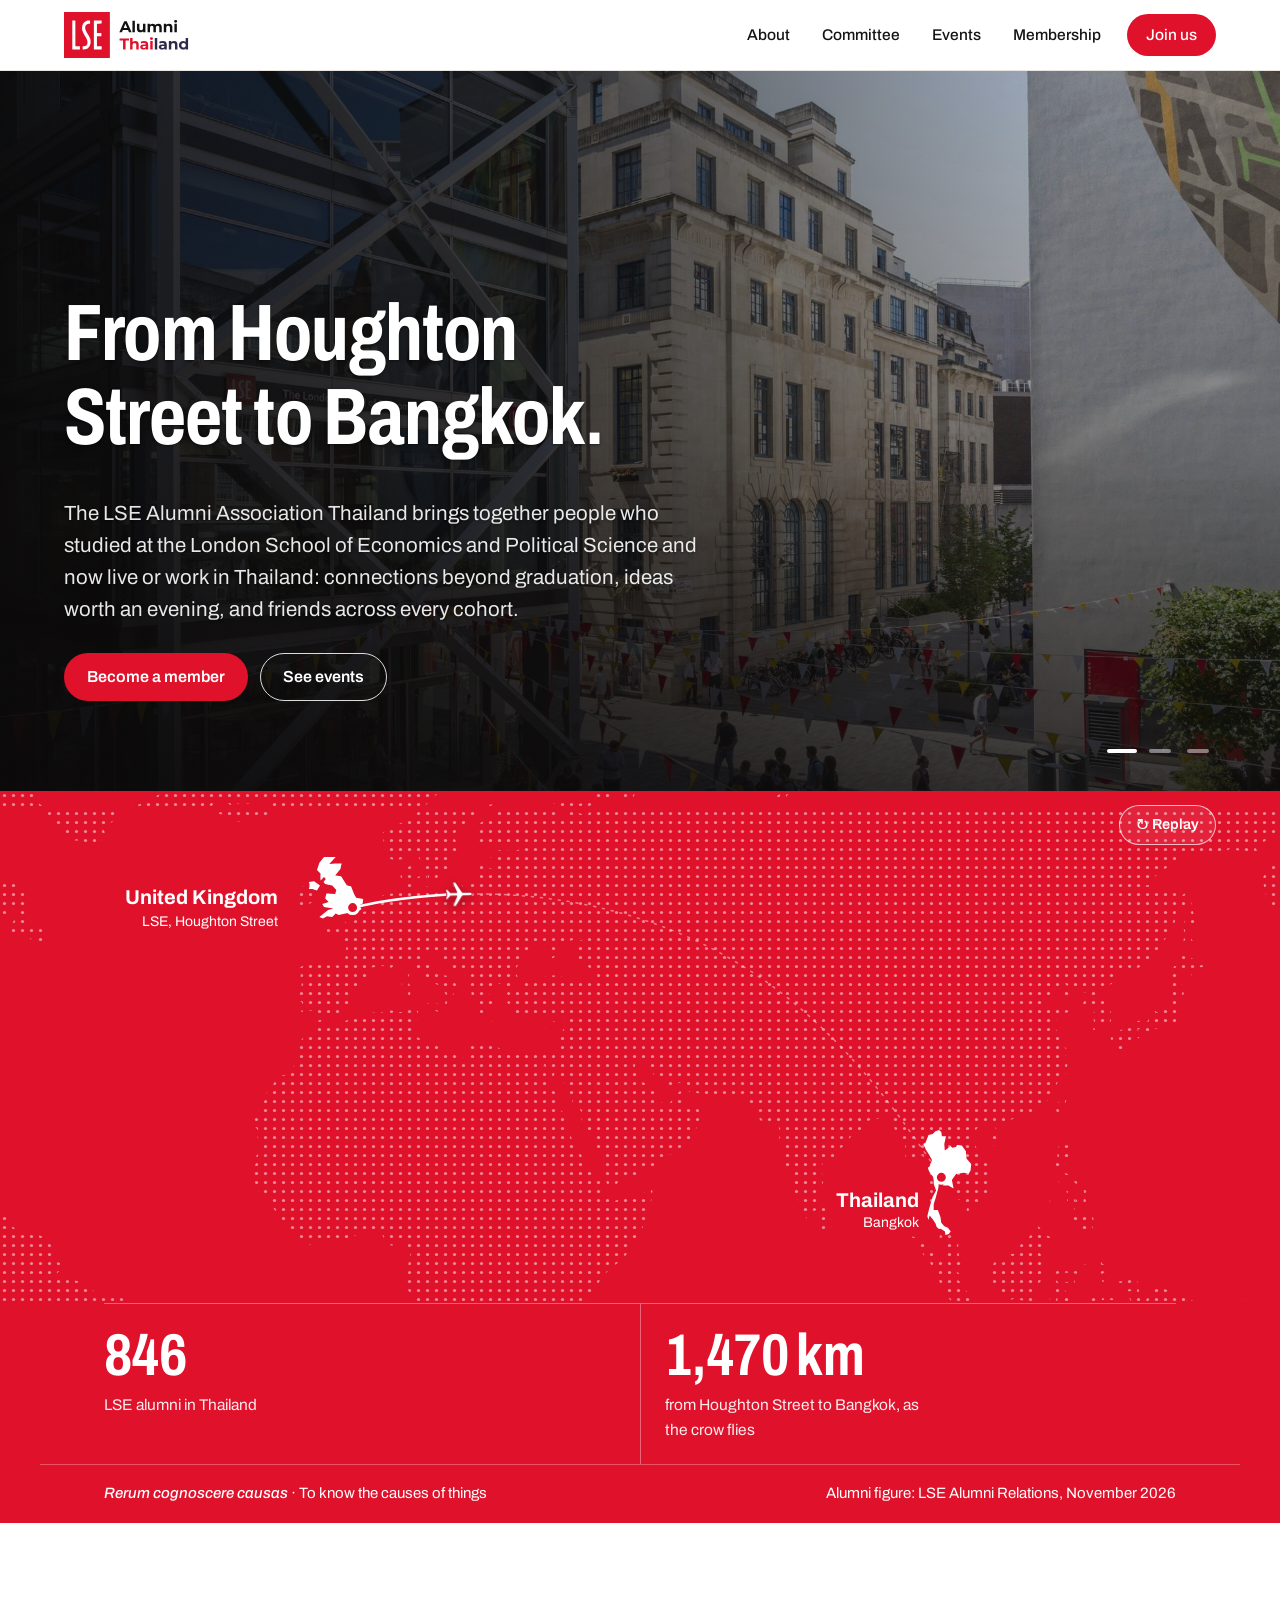
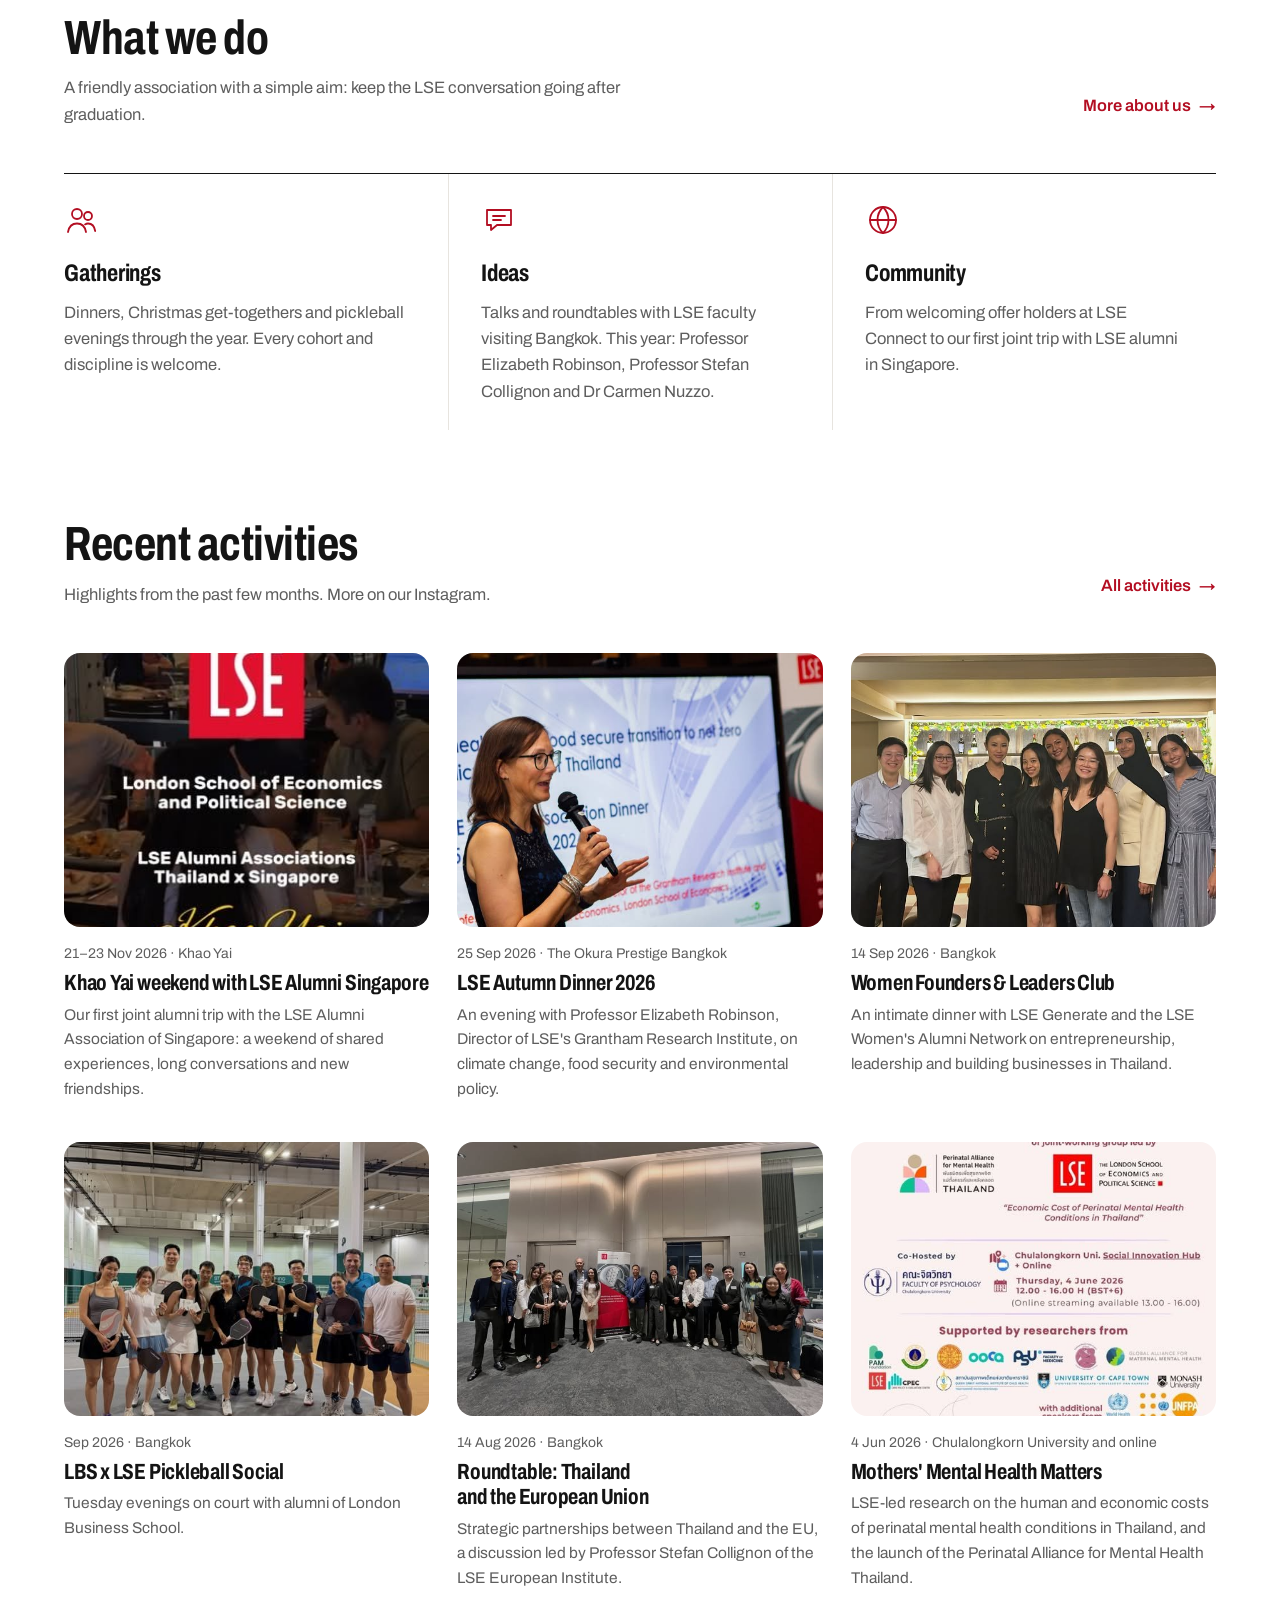
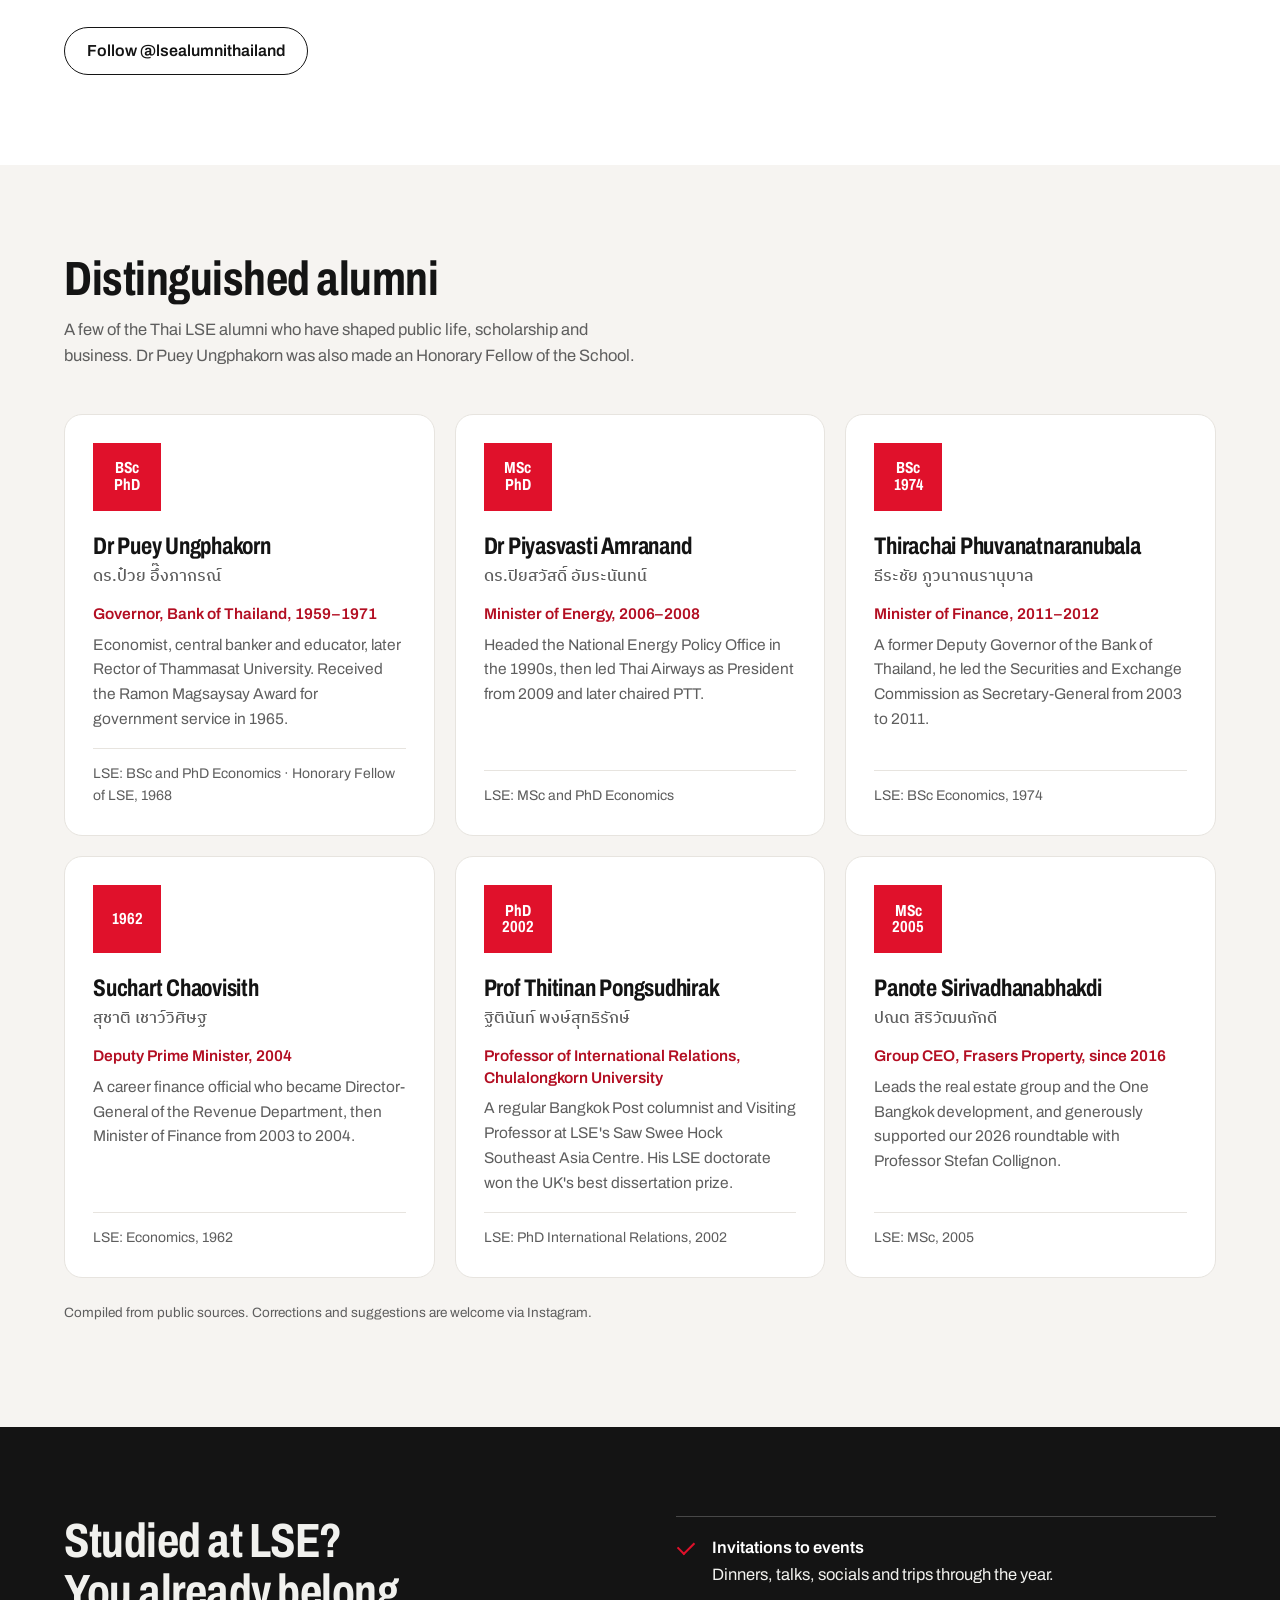
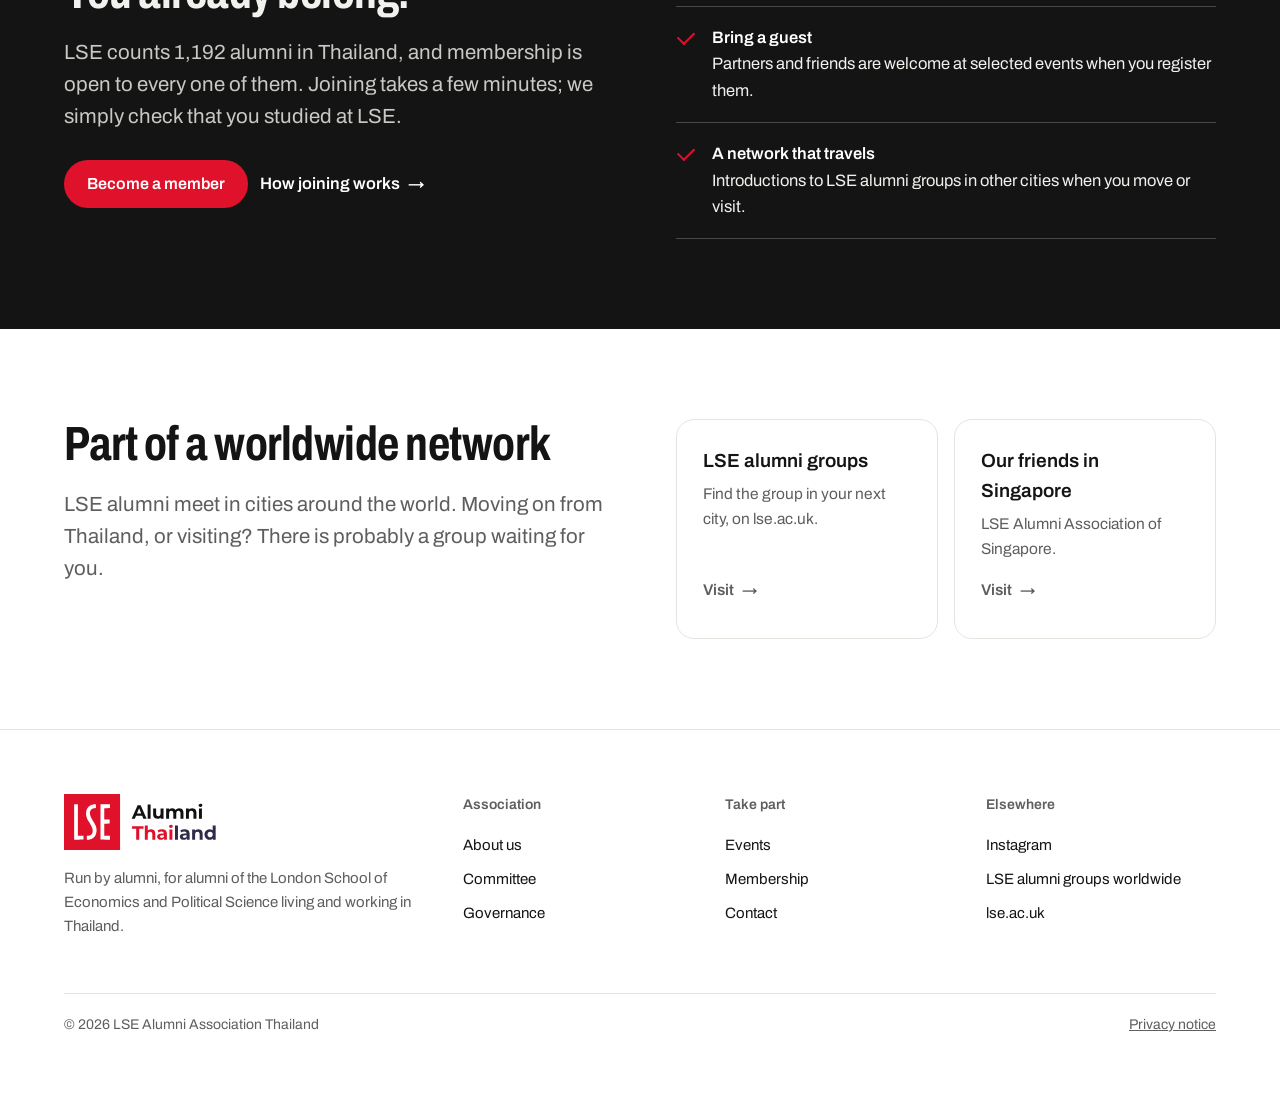
<file: index.html>
<!DOCTYPE html>
<html lang="en">
<head>
<meta charset="UTF-8">
<meta name="viewport" content="width=device-width, initial-scale=1">
<title>LSE Alumni Association Thailand</title>
<meta name="description" content="The home in Thailand for alumni of the London School of Economics and Political Science: gatherings, talks and a network that travels.">
<link rel="canonical" href="https://lsealumnithailand.org/">
<meta property="og:title" content="LSE Alumni Association Thailand">
<meta property="og:description" content="The home in Thailand for alumni of the London School of Economics and Political Science: gatherings, talks and a network that travels.">
<meta property="og:type" content="website">
<meta property="og:url" content="https://lsealumnithailand.org/">
<meta property="og:image" content="https://lsealumnithailand.org/assets/img/apple-touch-icon.png">
<meta name="theme-color" content="#E0112B">
<link rel="icon" type="image/png" href="assets/img/favicon.png">
<link rel="apple-touch-icon" href="assets/img/apple-touch-icon.png">
<link rel="preconnect" href="https://fonts.googleapis.com">
<link rel="preconnect" href="https://fonts.gstatic.com" crossorigin>
<link href="https://fonts.googleapis.com/css2?family=Archivo:ital,wdth,wght@0,75..100,400..800;1,75..100,500..700&family=IBM+Plex+Sans+Thai:wght@500;600&display=swap" rel="stylesheet">
<link rel="stylesheet" href="assets/css/site.css">
</head>
<body>
<a class="skip" href="#main">Skip to content</a>
<header class="top">
  <div class="wrap">
    <a class="brand" href="index.html" aria-label="LSE Alumni Association Thailand, home">
      <picture><source srcset="assets/img/logo-lse-alumni-thailand-dark.svg" media="(prefers-color-scheme: dark)"><img class="logo" src="assets/img/logo-lse-alumni-thailand.svg" alt="LSE Alumni Thailand" width="132" height="48"></picture>
    </a>
    <button class="menu" aria-expanded="false" aria-controls="nav" aria-label="Menu">
      <svg width="20" height="20" viewBox="0 0 20 20" fill="none" stroke="currentColor" stroke-width="1.8" stroke-linecap="round"><path d="M3 6h14M3 14h14"/></svg>
    </button>
    <nav class="nav" id="nav" aria-label="Main">
      <a href="about.html">About</a>
      <a href="committee.html">Committee</a>
      <a href="events.html">Events</a>
      <a href="membership.html">Membership</a>
      <a class="btn red" href="membership.html#apply">Join us</a>
    </nav>
  </div>
</header>
<main id="main">
<section class="cover">
  <!-- COVER PHOTOS: to change one, upload a new landscape photo (about 1920 px wide) to assets/img/ with the same file name. To add one, copy an <img> line below and change both file names. -->
  <div class="slides">
    <img class="on" src="assets/img/cover-centre-building-1200.jpg" srcset="assets/img/cover-centre-building-1200.jpg 1200w, assets/img/cover-centre-building.jpg 1920w" sizes="100vw" alt="The LSE Centre Building and Houghton Street in summer" fetchpriority="high">
    <img src="assets/img/cover-old-building-1200.jpg" srcset="assets/img/cover-old-building-1200.jpg 1200w, assets/img/cover-old-building.jpg 1920w" sizes="100vw" alt="The entrance to the LSE Old Building on Houghton Street" loading="lazy">
    <img class="globe" src="assets/img/cover-globe-1200.jpg" srcset="assets/img/cover-globe-1200.jpg 1200w, assets/img/cover-globe.jpg 1920w" sizes="100vw" alt="The World Turned Upside Down globe sculpture on the LSE campus" loading="lazy" data-credit="Photo: No Swan So Fine, CC BY-SA 4.0" data-credit-url="https://commons.wikimedia.org/wiki/File:The_World_Turned_Upside_Down,_LSE,_August_2023_01.jpg">
  </div>
  <div class="dots" aria-label="Cover photos"></div>
  <a class="credit" href="#" rel="noopener" hidden></a>
  <div class="band">
    <div class="wrap">
      <h1>From Houghton Street to Bangkok.</h1>
      <div class="hero-row">
        <p class="lead">The LSE Alumni Association Thailand brings together people who studied at the London School of Economics and Political Science and now live or work in Thailand: connections beyond graduation, ideas worth an evening, and friends across every cohort.</p>
        <div class="actions">
          <a class="btn red" href="membership.html#apply">Become a member</a>
          <a class="btn line" href="events.html">See events</a>
        </div>
      </div>
    </div>
  </div>
</section>

<section class="route" aria-label="LSE alumni in Thailand, in numbers">
  <div style="position:relative">
    <div class="fig" data-map="assets/data/map.json" title="Click to replay the journey"><svg role="img" aria-label="Map highlighting the United Kingdom and Thailand, with the route from LSE in London to Bangkok"></svg></div>
    <button class="replay" type="button" aria-label="Replay the journey from London to Bangkok">↻ Replay</button>
  </div>
  <div class="stats">
    <div><b data-count="1192">1,192</b><span>LSE alumni in Thailand</span></div>
    <div><b><span data-count="9531" data-follow="1">9,531</span> km</b><span>from Houghton Street to Bangkok, as the crow flies</span></div>
  </div>
  <div class="motto"><span><i>Rerum cognoscere causas</i> · To know the causes of things</span><span>Alumni figure: LSE Alumni Relations, November 2026</span></div>
</section>

<section class="band">
  <div class="wrap">
    <div class="sec-head"><div><h2>What we do</h2><p>A friendly association with a simple aim: keep the LSE conversation going after graduation.</p></div><a class="arrow" href="about.html">More about us</a></div>
    <div class="cols">
      <div class="rv"><svg class="icon" viewBox="0 0 36 36" fill="none" stroke="currentColor" stroke-width="1.8" stroke-linecap="round" stroke-linejoin="round"><circle cx="13" cy="12" r="5"/><circle cx="24" cy="14" r="4"/><path d="M4 30c1-5.5 4.6-8.5 9-8.5s8 3 9 8.5M21 22.4c1-.6 2-.9 3-.9 3.6 0 6.4 2.6 7.2 7.5"/></svg><h3>Gatherings</h3><p>Dinners, Christmas get-togethers and pickleball evenings through the year. Every cohort and discipline is welcome.</p></div>
      <div class="rv"><svg class="icon" viewBox="0 0 36 36" fill="none" stroke="currentColor" stroke-width="1.8" stroke-linecap="round" stroke-linejoin="round"><path d="M6 8h24v15H16l-6 5v-5H6z"/><path d="M12 14h12M12 18h8"/></svg><h3>Ideas</h3><p>Talks and roundtables with LSE faculty visiting Bangkok. This year: Professor Elizabeth Robinson, Professor Stefan Collignon and Dr Carmen Nuzzo.</p></div>
      <div class="rv"><svg class="icon" viewBox="0 0 36 36" fill="none" stroke="currentColor" stroke-width="1.8" stroke-linecap="round" stroke-linejoin="round"><circle cx="18" cy="18" r="13"/><path d="M5 18h26M18 5c4 4 5.5 8.5 5.5 13S22 27 18 31c-4-4-5.5-8.5-5.5-13S14 9 18 5z"/></svg><h3>Community</h3><p>From welcoming offer holders at LSE Connect to our first joint trip with LSE alumni in Singapore.</p></div>
    </div>
  </div>
</section>

<section class="band" style="padding-top:0">
  <div class="wrap">
    <div class="sec-head"><div><h2>Recent activities</h2><p>Highlights from the past few months. More on our Instagram.</p></div><a class="arrow" href="events.html#past">All activities</a></div>
    <div class="acts">
      <a class="act rv" href="https://www.instagram.com/reel/DgHXorrRaxv/" rel="noopener">
        <div class="ph"><img src="assets/img/activities/2026-11-khao-yai-trip.jpg" alt="Khao Yai weekend with LSE Alumni Singapore" loading="lazy"></div>
        <small>21–23 Nov 2026 · Khao Yai</small>
        <h3>Khao Yai weekend with LSE Alumni Singapore</h3>
        <p>Our first joint alumni trip with the LSE Alumni Association of Singapore: a weekend of shared experiences, long conversations and new friendships.</p>
      </a>
      <a class="act rv" href="https://www.instagram.com/p/DdwKowhkulu/" rel="noopener">
        <div class="ph"><img src="assets/img/activities/2026-09-autumn-dinner.jpg" alt="LSE Autumn Dinner 2026" loading="lazy"></div>
        <small>25 Sep 2026 · The Okura Prestige Bangkok</small>
        <h3>LSE Autumn Dinner 2026</h3>
        <p>An evening with Professor Elizabeth Robinson, Director of LSE's Grantham Research Institute, on climate change, food security and environmental policy.</p>
      </a>
      <a class="act rv" href="https://www.instagram.com/p/Ddd-tg5EkdB/" rel="noopener">
        <div class="ph"><img src="assets/img/activities/2026-09-women-founders.jpg" alt="Women Founders & Leaders Club" loading="lazy"></div>
        <small>14 Sep 2026 · Bangkok</small>
        <h3>Women Founders & Leaders Club</h3>
        <p>An intimate dinner with LSE Generate and the LSE Women's Alumni Network on entrepreneurship, leadership and building businesses in Thailand.</p>
      </a>
      <a class="act rv" href="https://www.instagram.com/p/DdQlNzykduj/" rel="noopener">
        <div class="ph"><img src="assets/img/activities/2026-09-pickleball.jpg" alt="LBS x LSE Pickleball Social" loading="lazy"></div>
        <small>Sep 2026 · Bangkok</small>
        <h3>LBS x LSE Pickleball Social</h3>
        <p>Tuesday evenings on court with alumni of London Business School.</p>
      </a>
      <a class="act rv" href="https://www.instagram.com/p/DcQeUc3Ef5x/" rel="noopener">
        <div class="ph"><img src="assets/img/activities/2026-08-eu-roundtable.jpg" alt="Roundtable: Thailand and the European Union" loading="lazy"></div>
        <small>14 Aug 2026 · Bangkok</small>
        <h3>Roundtable: Thailand and the European Union</h3>
        <p>Strategic partnerships between Thailand and the EU, a discussion led by Professor Stefan Collignon of the LSE European Institute.</p>
      </a>
      <a class="act rv" href="https://www.instagram.com/p/DYmzFqski3D/" rel="noopener">
        <div class="ph"><img src="assets/img/activities/2026-06-mothers-mental-health.jpg" alt="Mothers' Mental Health Matters" loading="lazy"></div>
        <small>4 Jun 2026 · Chulalongkorn University and online</small>
        <h3>Mothers' Mental Health Matters</h3>
        <p>LSE-led research on the human and economic costs of perinatal mental health conditions in Thailand, and the launch of the Perinatal Alliance for Mental Health Thailand.</p>
      </a>
    </div>
    <div class="actions" style="margin-top:36px"><a class="btn line" href="https://www.instagram.com/lsealumnithailand" rel="noopener">Follow @lsealumnithailand</a></div>
  </div>
</section>

<section class="band" style="background:var(--soft)" id="alumni">
  <div class="wrap">
    <div class="sec-head"><div><h2>Distinguished alumni</h2><p>A few of the Thai LSE alumni who have shaped public life, scholarship and business. Dr Puey Ungphakorn was also made an Honorary Fellow of the School.</p></div></div>
    <div class="alums">
      <article class="alum rv">
        <div class="badge" aria-hidden="true">BSc<br>PhD</div>
        <h3>Dr Puey Ungphakorn</h3>
        <div class="th" lang="th">ดร.ป๋วย อึ๊งภากรณ์</div>
        <div class="role">Governor, Bank of Thailand, 1959–1971</div>
        <p>Economist, central banker and educator, later Rector of Thammasat University. Received the Ramon Magsaysay Award for government service in 1965.</p>
        <small>LSE: BSc and PhD Economics · Honorary Fellow of LSE, 1968</small>
      </article>
      <article class="alum rv">
        <div class="badge" aria-hidden="true">MSc<br>PhD</div>
        <h3>Dr Piyasvasti Amranand</h3>
        <div class="th" lang="th">ดร.ปิยสวัสดิ์ อัมระนันทน์</div>
        <div class="role">Minister of Energy, 2006–2008</div>
        <p>Headed the National Energy Policy Office in the 1990s, then led Thai Airways as President from 2009 and later chaired PTT.</p>
        <small>LSE: MSc and PhD Economics</small>
      </article>
      <article class="alum rv">
        <div class="badge" aria-hidden="true">BSc<br>1974</div>
        <h3>Thirachai Phuvanatnaranubala</h3>
        <div class="th" lang="th">ธีระชัย ภูวนาถนรานุบาล</div>
        <div class="role">Minister of Finance, 2011–2012</div>
        <p>A former Deputy Governor of the Bank of Thailand, he led the Securities and Exchange Commission as Secretary-General from 2003 to 2011.</p>
        <small>LSE: BSc Economics, 1974</small>
      </article>
      <article class="alum rv">
        <div class="badge" aria-hidden="true">1962</div>
        <h3>Suchart Chaovisith</h3>
        <div class="th" lang="th">สุชาติ เชาว์วิศิษฐ</div>
        <div class="role">Deputy Prime Minister, 2004</div>
        <p>A career finance official who became Director-General of the Revenue Department, then Minister of Finance from 2003 to 2004.</p>
        <small>LSE: Economics, 1962</small>
      </article>
      <article class="alum rv">
        <div class="badge" aria-hidden="true">PhD<br>2002</div>
        <h3>Prof Thitinan Pongsudhirak</h3>
        <div class="th" lang="th">ฐิตินันท์ พงษ์สุทธิรักษ์</div>
        <div class="role">Professor of International Relations, Chulalongkorn University</div>
        <p>A regular Bangkok Post columnist and Visiting Professor at LSE's Saw Swee Hock Southeast Asia Centre. His LSE doctorate won the UK's best dissertation prize.</p>
        <small>LSE: PhD International Relations, 2002</small>
      </article>
      <article class="alum rv">
        <div class="badge" aria-hidden="true">MSc<br>2005</div>
        <h3>Panote Sirivadhanabhakdi</h3>
        <div class="th" lang="th">ปณต สิริวัฒนภักดี</div>
        <div class="role">Group CEO, Frasers Property, since 2016</div>
        <p>Leads the real estate group and the One Bangkok development, and generously supported our 2026 roundtable with Professor Stefan Collignon.</p>
        <small>LSE: MSc, 2005</small>
      </article>
    </div>
    <p class="note" style="margin-top:24px">Compiled from public sources. Corrections and suggestions are welcome via Instagram.</p>
  </div>
</section>

<section class="band deep">
  <div class="wrap split">
    <div>
      <h2>Studied at LSE? You already belong.</h2>
      <p class="lead" style="margin-top:20px">LSE counts 1,192 alumni in Thailand, and membership is open to every one of them. Joining takes a few minutes; we simply check that you studied at LSE.</p>
      <div class="actions" style="margin-top:28px"><a class="btn red" href="membership.html#apply">Become a member</a><a class="arrow" style="color:#fff" href="membership.html">How joining works</a></div>
    </div>
    <ul class="ticks">
      <li><b>Invitations to events</b>Dinners, talks, socials and trips through the year.</li>
      <li><b>Bring a guest</b>Partners and friends are welcome at selected events when you register them.</li>
      <li><b>A network that travels</b>Introductions to LSE alumni groups in other cities when you move or visit.</li>
    </ul>
  </div>
</section>

<section class="band">
  <div class="wrap split">
    <div>
      <h2>Part of a worldwide network</h2>
      <p class="lead" style="margin-top:20px">LSE alumni meet in cities around the world. Moving on from Thailand, or visiting? There is probably a group waiting for you.</p>
    </div>
    <div class="tiles">
      <a class="tile" href="https://www.lse.ac.uk/alumni-friends-and-partners/international-alumni-groups" rel="noopener"><b>LSE alumni groups</b><span>Find the group in your next city, on lse.ac.uk.</span><span class="arrow">Visit</span></a>
      <a class="tile" href="https://lsesingapore.org/" rel="noopener"><b>Our friends in Singapore</b><span>LSE Alumni Association of Singapore.</span><span class="arrow">Visit</span></a>
    </div>
  </div>
</section>
</main>
<footer class="foot band tight">
  <div class="wrap">
    <div>
      <a class="brand" href="index.html" aria-label="LSE Alumni Association Thailand, home">
        <picture><source srcset="assets/img/logo-lse-alumni-thailand-dark.svg" media="(prefers-color-scheme: dark)"><img class="logo" src="assets/img/logo-lse-alumni-thailand.svg" alt="LSE Alumni Thailand" width="154" height="56"></picture>
      </a>
      <p>Run by alumni, for alumni of the London School of Economics and Political Science living and working in Thailand.</p>
    </div>
    <div>
      <h4>Association</h4>
      <ul>
        <li><a href="about.html">About us</a></li>
        <li><a href="committee.html">Committee</a></li>
        <li><a href="about.html#governance">Governance</a></li>
      </ul>
    </div>
    <div>
      <h4>Take part</h4>
      <ul>
        <li><a href="events.html">Events</a></li>
        <li><a href="membership.html">Membership</a></li>
        <li><a href="about.html#contact">Contact</a></li>
      </ul>
    </div>
    <div>
      <h4>Elsewhere</h4>
      <ul>
        <li><a href="https://www.instagram.com/lsealumnithailand" rel="noopener">Instagram</a></li>
        <li><a href="https://www.lse.ac.uk/alumni-friends-and-partners/international-alumni-groups" rel="noopener">LSE alumni groups worldwide</a></li>
        <li><a href="https://www.lse.ac.uk/" rel="noopener">lse.ac.uk</a></li>
      </ul>
    </div>
  </div>
  <div class="legal">
    <span>© <span data-year>2026</span> LSE Alumni Association Thailand</span>
    <a href="privacy.html">Privacy notice</a>
  </div>
</footer>
<script src="assets/js/site.js"></script>
</body>
</html>
</file>
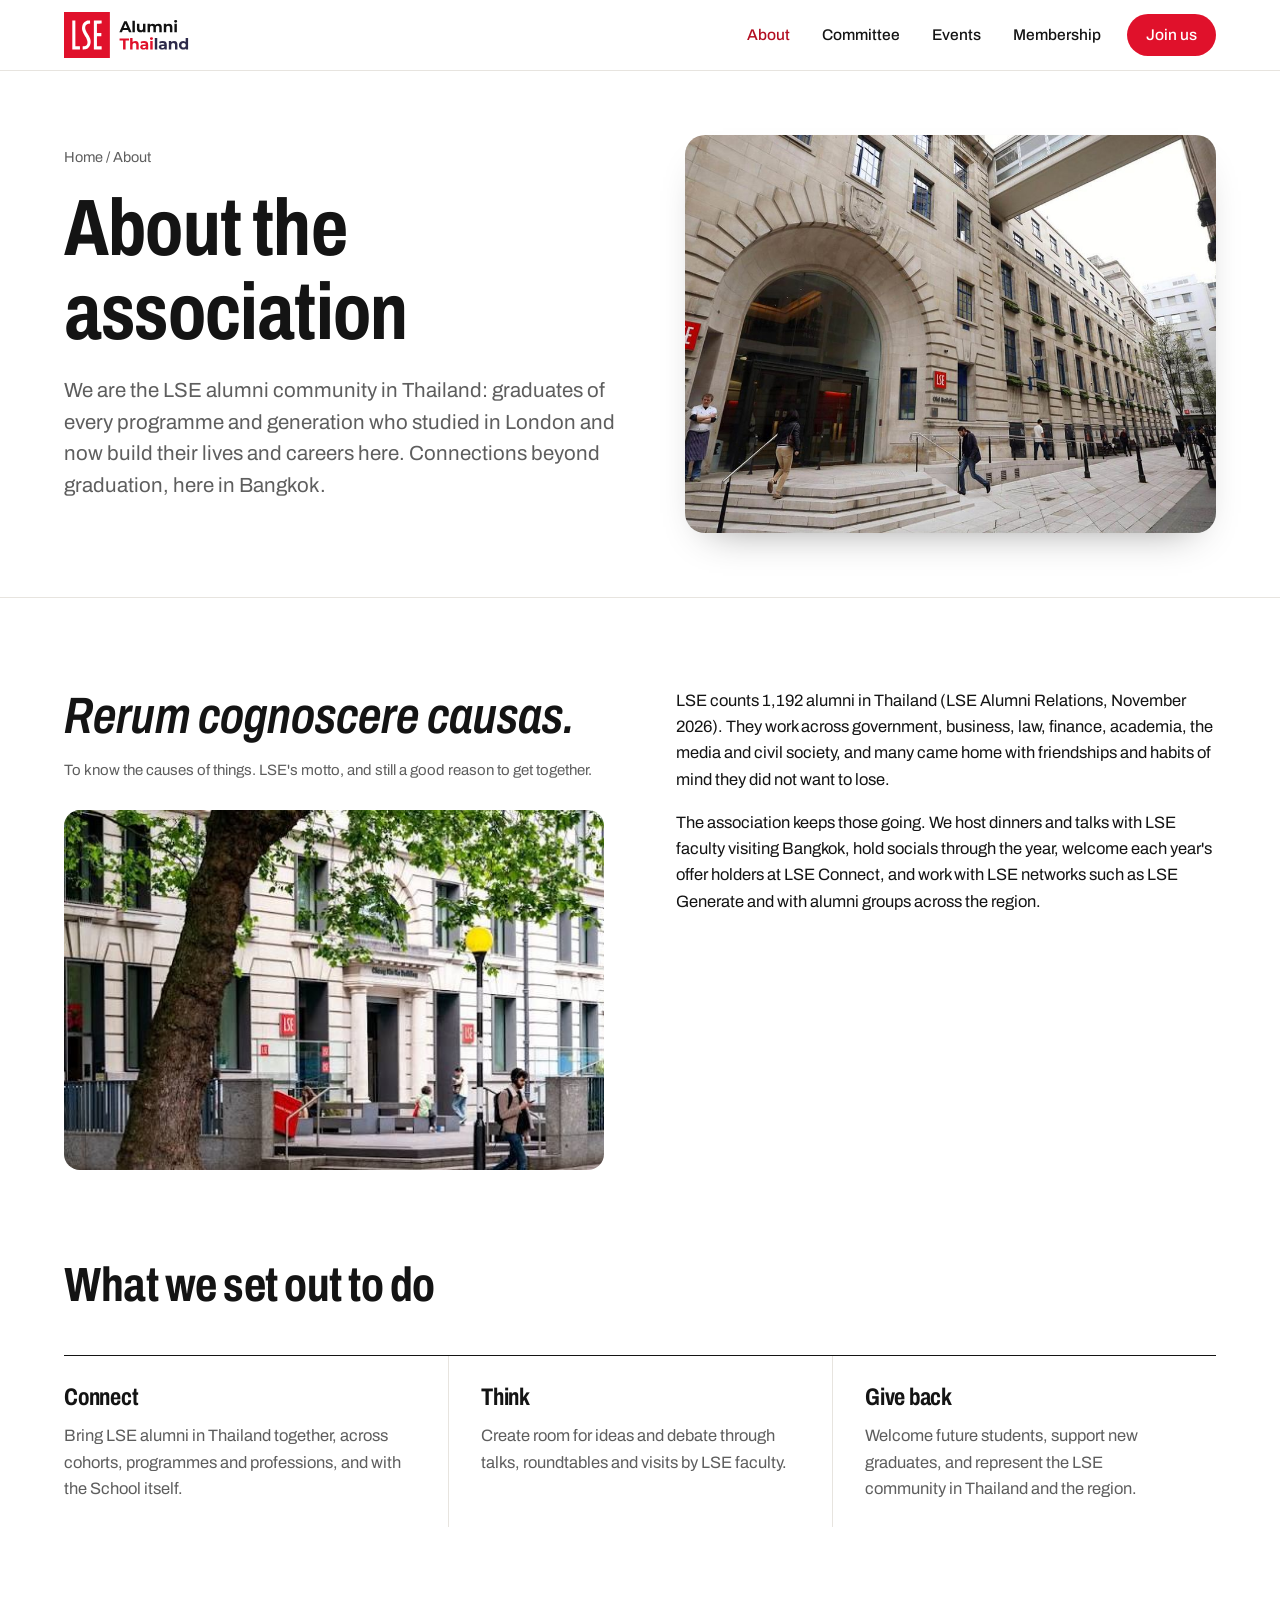
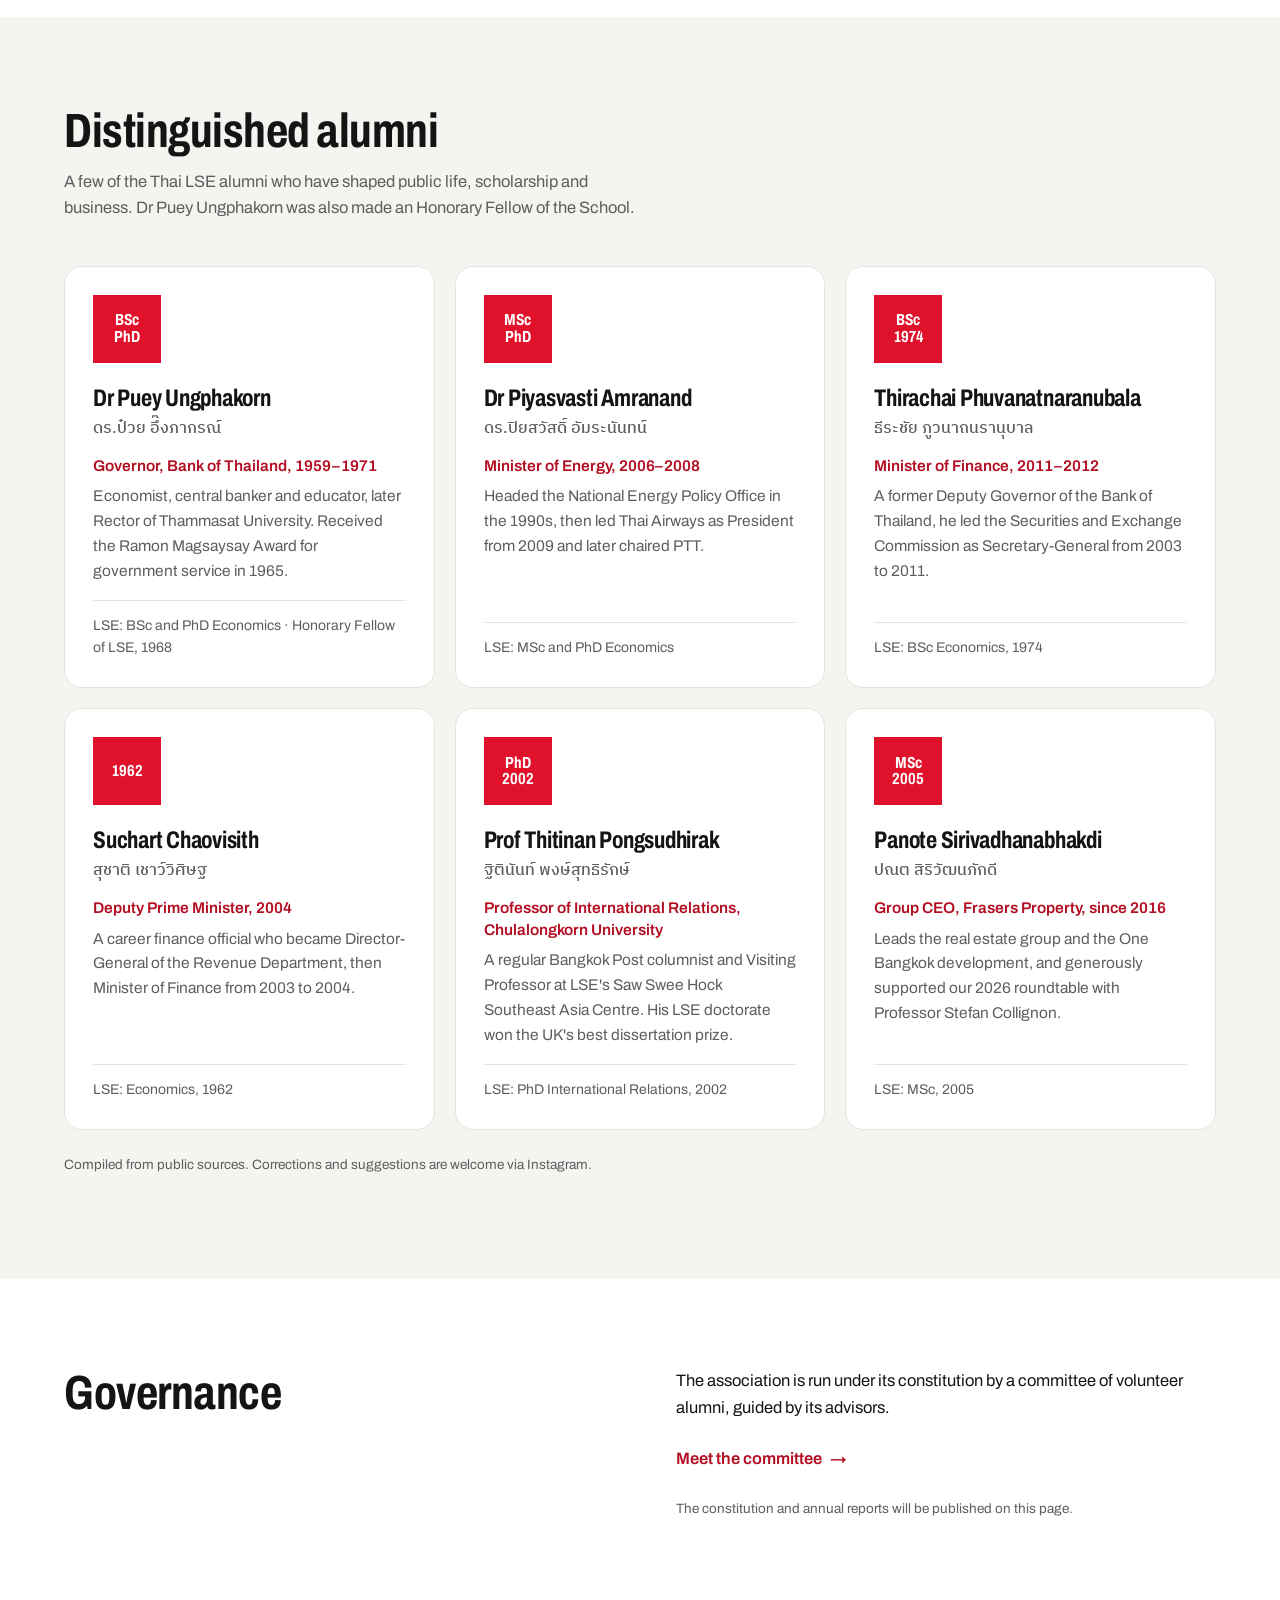
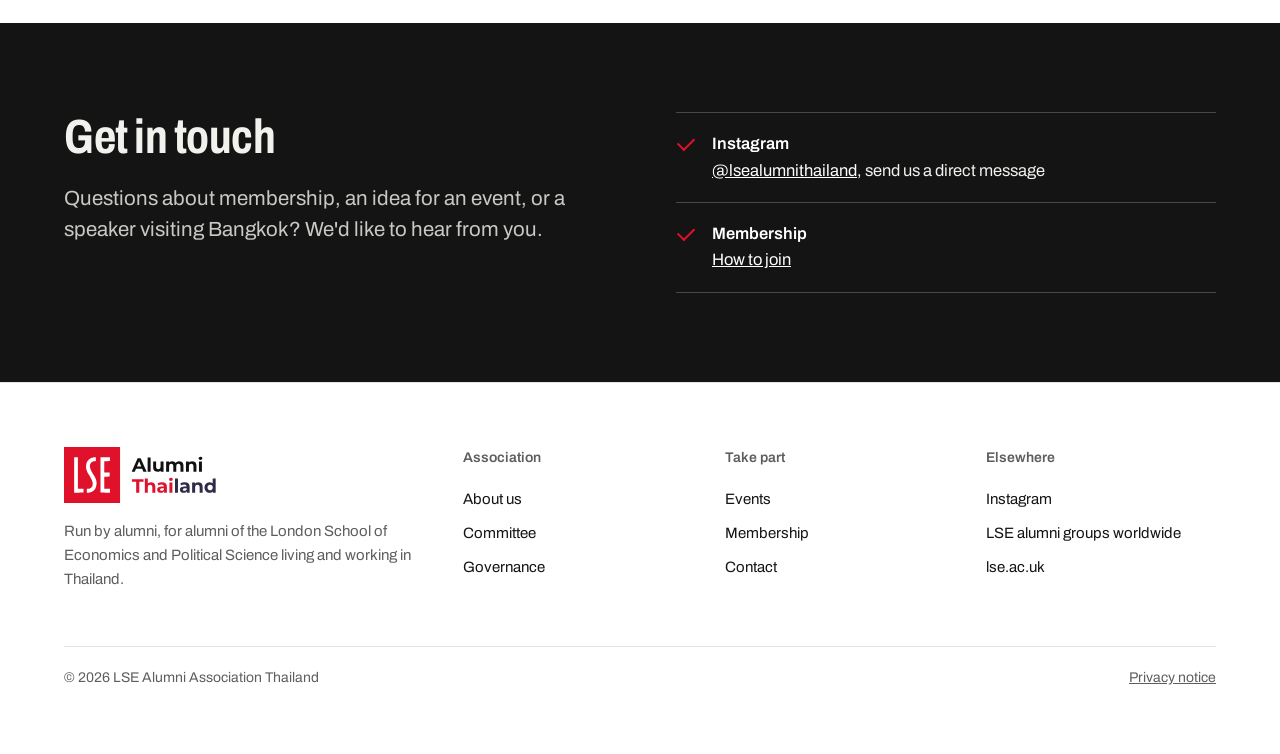
<file: about.html>
<!DOCTYPE html>
<html lang="en">
<head>
<meta charset="UTF-8">
<meta name="viewport" content="width=device-width, initial-scale=1">
<title>About · LSE Alumni Association Thailand</title>
<meta name="description" content="Who we are, what we set out to do, our committee and how to reach the LSE Alumni Association Thailand.">
<link rel="canonical" href="https://lsealumnithailand.org/about">
<meta property="og:title" content="About · LSE Alumni Association Thailand">
<meta property="og:description" content="Who we are, what we set out to do, our committee and how to reach the LSE Alumni Association Thailand.">
<meta property="og:type" content="website">
<meta property="og:url" content="https://lsealumnithailand.org/about">
<meta property="og:image" content="https://lsealumnithailand.org/assets/img/apple-touch-icon.png">
<meta name="theme-color" content="#E0112B">
<link rel="icon" type="image/png" href="assets/img/favicon.png">
<link rel="apple-touch-icon" href="assets/img/apple-touch-icon.png">
<link rel="preconnect" href="https://fonts.googleapis.com">
<link rel="preconnect" href="https://fonts.gstatic.com" crossorigin>
<link href="https://fonts.googleapis.com/css2?family=Archivo:ital,wdth,wght@0,75..100,400..800;1,75..100,500..700&family=IBM+Plex+Sans+Thai:wght@500;600&display=swap" rel="stylesheet">
<link rel="stylesheet" href="assets/css/site.css">
</head>
<body>
<a class="skip" href="#main">Skip to content</a>
<header class="top">
  <div class="wrap">
    <a class="brand" href="index.html" aria-label="LSE Alumni Association Thailand, home">
      <picture><source srcset="assets/img/logo-lse-alumni-thailand-dark.svg" media="(prefers-color-scheme: dark)"><img class="logo" src="assets/img/logo-lse-alumni-thailand.svg" alt="LSE Alumni Thailand" width="132" height="48"></picture>
    </a>
    <button class="menu" aria-expanded="false" aria-controls="nav" aria-label="Menu">
      <svg width="20" height="20" viewBox="0 0 20 20" fill="none" stroke="currentColor" stroke-width="1.8" stroke-linecap="round"><path d="M3 6h14M3 14h14"/></svg>
    </button>
    <nav class="nav" id="nav" aria-label="Main">
      <a href="about.html" aria-current="page">About</a>
      <a href="committee.html">Committee</a>
      <a href="events.html">Events</a>
      <a href="membership.html">Membership</a>
      <a class="btn red" href="membership.html#apply">Join us</a>
    </nav>
  </div>
</header>
<main id="main">
<section class="band page-head has-pic">
  <div class="wrap ph-grid">
  <div>
    <div class="crumb"><a href="index.html">Home</a> / About</div>
    <h1>About the association</h1>
    <p class="lead">We are the LSE alumni community in Thailand: graduates of every programme and generation who studied in London and now build their lives and careers here. Connections beyond graduation, here in Bangkok.</p>
  </div>
    <img class="ph-img" src="assets/img/cover-old-building-1200.jpg" alt="The LSE Old Building on Houghton Street">
  </div>
</section>

<section class="band">
  <div class="wrap split">
    <div>
      <p class="quote">Rerum cognoscere causas.</p>
      <p class="note" style="font-size:15px">To know the causes of things. LSE's motto, and still a good reason to get together.</p>
      <img src="assets/img/lse-campus.jpg" alt="Students outside an LSE building in London" loading="lazy" style="width:100%;border-radius:16px;margin-top:28px;aspect-ratio:3/2;object-fit:cover">
    </div>
    <div class="prose">
      <p>LSE counts 1,192 alumni in Thailand (LSE Alumni Relations, November 2026). They work across government, business, law, finance, academia, the media and civil society, and many came home with friendships and habits of mind they did not want to lose.</p>
      <p>The association keeps those going. We host dinners and talks with LSE faculty visiting Bangkok, hold socials through the year, welcome each year's offer holders at LSE Connect, and work with LSE networks such as LSE Generate and with alumni groups across the region.</p>
    </div>
  </div>
</section>

<section class="band" style="padding-top:0">
  <div class="wrap">
    <div class="sec-head"><div><h2>What we set out to do</h2></div></div>
    <div class="cols">
      <div class="rv"><h3>Connect</h3><p>Bring LSE alumni in Thailand together, across cohorts, programmes and professions, and with the School itself.</p></div>
      <div class="rv"><h3>Think</h3><p>Create room for ideas and debate through talks, roundtables and visits by LSE faculty.</p></div>
      <div class="rv"><h3>Give back</h3><p>Welcome future students, support new graduates, and represent the LSE community in Thailand and the region.</p></div>
    </div>
  </div>
</section>

<section class="band" style="background:var(--soft)" id="alumni">
  <div class="wrap">
    <div class="sec-head"><div><h2>Distinguished alumni</h2><p>A few of the Thai LSE alumni who have shaped public life, scholarship and business. Dr Puey Ungphakorn was also made an Honorary Fellow of the School.</p></div></div>
    <div class="alums">
      <article class="alum rv">
        <div class="badge" aria-hidden="true">BSc<br>PhD</div>
        <h3>Dr Puey Ungphakorn</h3>
        <div class="th" lang="th">ดร.ป๋วย อึ๊งภากรณ์</div>
        <div class="role">Governor, Bank of Thailand, 1959–1971</div>
        <p>Economist, central banker and educator, later Rector of Thammasat University. Received the Ramon Magsaysay Award for government service in 1965.</p>
        <small>LSE: BSc and PhD Economics · Honorary Fellow of LSE, 1968</small>
      </article>
      <article class="alum rv">
        <div class="badge" aria-hidden="true">MSc<br>PhD</div>
        <h3>Dr Piyasvasti Amranand</h3>
        <div class="th" lang="th">ดร.ปิยสวัสดิ์ อัมระนันทน์</div>
        <div class="role">Minister of Energy, 2006–2008</div>
        <p>Headed the National Energy Policy Office in the 1990s, then led Thai Airways as President from 2009 and later chaired PTT.</p>
        <small>LSE: MSc and PhD Economics</small>
      </article>
      <article class="alum rv">
        <div class="badge" aria-hidden="true">BSc<br>1974</div>
        <h3>Thirachai Phuvanatnaranubala</h3>
        <div class="th" lang="th">ธีระชัย ภูวนาถนรานุบาล</div>
        <div class="role">Minister of Finance, 2011–2012</div>
        <p>A former Deputy Governor of the Bank of Thailand, he led the Securities and Exchange Commission as Secretary-General from 2003 to 2011.</p>
        <small>LSE: BSc Economics, 1974</small>
      </article>
      <article class="alum rv">
        <div class="badge" aria-hidden="true">1962</div>
        <h3>Suchart Chaovisith</h3>
        <div class="th" lang="th">สุชาติ เชาว์วิศิษฐ</div>
        <div class="role">Deputy Prime Minister, 2004</div>
        <p>A career finance official who became Director-General of the Revenue Department, then Minister of Finance from 2003 to 2004.</p>
        <small>LSE: Economics, 1962</small>
      </article>
      <article class="alum rv">
        <div class="badge" aria-hidden="true">PhD<br>2002</div>
        <h3>Prof Thitinan Pongsudhirak</h3>
        <div class="th" lang="th">ฐิตินันท์ พงษ์สุทธิรักษ์</div>
        <div class="role">Professor of International Relations, Chulalongkorn University</div>
        <p>A regular Bangkok Post columnist and Visiting Professor at LSE's Saw Swee Hock Southeast Asia Centre. His LSE doctorate won the UK's best dissertation prize.</p>
        <small>LSE: PhD International Relations, 2002</small>
      </article>
      <article class="alum rv">
        <div class="badge" aria-hidden="true">MSc<br>2005</div>
        <h3>Panote Sirivadhanabhakdi</h3>
        <div class="th" lang="th">ปณต สิริวัฒนภักดี</div>
        <div class="role">Group CEO, Frasers Property, since 2016</div>
        <p>Leads the real estate group and the One Bangkok development, and generously supported our 2026 roundtable with Professor Stefan Collignon.</p>
        <small>LSE: MSc, 2005</small>
      </article>
    </div>
    <p class="note" style="margin-top:24px">Compiled from public sources. Corrections and suggestions are welcome via Instagram.</p>
  </div>
</section>

<section class="band" id="governance">
  <div class="wrap split">
    <div><h2>Governance</h2></div>
    <div class="prose">
      <p>The association is run under its constitution by a committee of volunteer alumni, guided by its advisors.</p>
      <p><a class="arrow" href="committee.html">Meet the committee</a></p>
      <p class="note">The constitution and annual reports will be published on this page.</p>
    </div>
  </div>
</section>

<section class="band deep" id="contact">
  <div class="wrap split">
    <div>
      <h2>Get in touch</h2>
      <p class="lead" style="margin-top:20px">Questions about membership, an idea for an event, or a speaker visiting Bangkok? We'd like to hear from you.</p>
    </div>
    <ul class="ticks">
      <li><b>Instagram</b><a href="https://www.instagram.com/lsealumnithailand" rel="noopener" style="color:#fff">@lsealumnithailand</a>, send us a direct message</li>
      <li><b>Membership</b><a href="membership.html" style="color:#fff">How to join</a></li>
    </ul>
  </div>
</section>
</main>
<footer class="foot band tight">
  <div class="wrap">
    <div>
      <a class="brand" href="index.html" aria-label="LSE Alumni Association Thailand, home">
        <picture><source srcset="assets/img/logo-lse-alumni-thailand-dark.svg" media="(prefers-color-scheme: dark)"><img class="logo" src="assets/img/logo-lse-alumni-thailand.svg" alt="LSE Alumni Thailand" width="154" height="56"></picture>
      </a>
      <p>Run by alumni, for alumni of the London School of Economics and Political Science living and working in Thailand.</p>
    </div>
    <div>
      <h4>Association</h4>
      <ul>
        <li><a href="about.html">About us</a></li>
        <li><a href="committee.html">Committee</a></li>
        <li><a href="about.html#governance">Governance</a></li>
      </ul>
    </div>
    <div>
      <h4>Take part</h4>
      <ul>
        <li><a href="events.html">Events</a></li>
        <li><a href="membership.html">Membership</a></li>
        <li><a href="about.html#contact">Contact</a></li>
      </ul>
    </div>
    <div>
      <h4>Elsewhere</h4>
      <ul>
        <li><a href="https://www.instagram.com/lsealumnithailand" rel="noopener">Instagram</a></li>
        <li><a href="https://www.lse.ac.uk/alumni-friends-and-partners/international-alumni-groups" rel="noopener">LSE alumni groups worldwide</a></li>
        <li><a href="https://www.lse.ac.uk/" rel="noopener">lse.ac.uk</a></li>
      </ul>
    </div>
  </div>
  <div class="legal">
    <span>© <span data-year>2026</span> LSE Alumni Association Thailand</span>
    <a href="privacy.html">Privacy notice</a>
  </div>
</footer>
<script src="assets/js/site.js"></script>
</body>
</html>
</file>
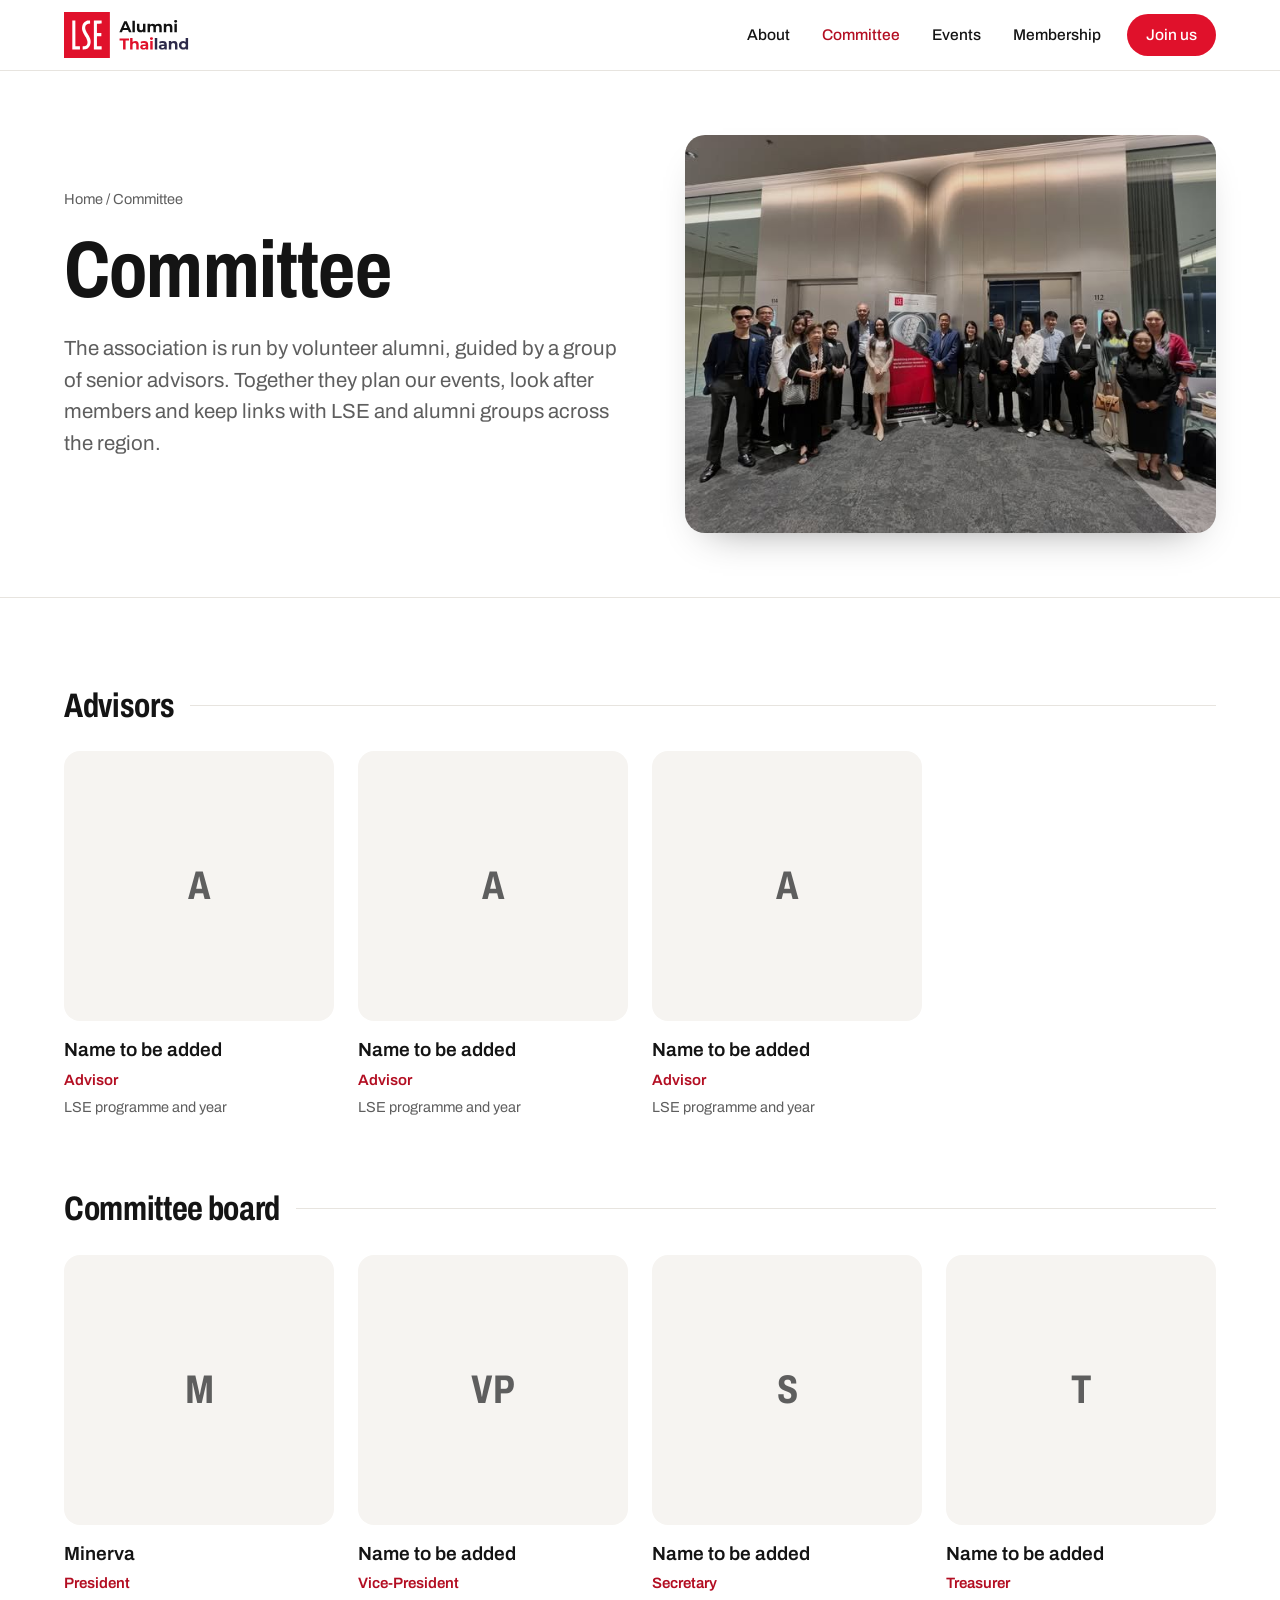
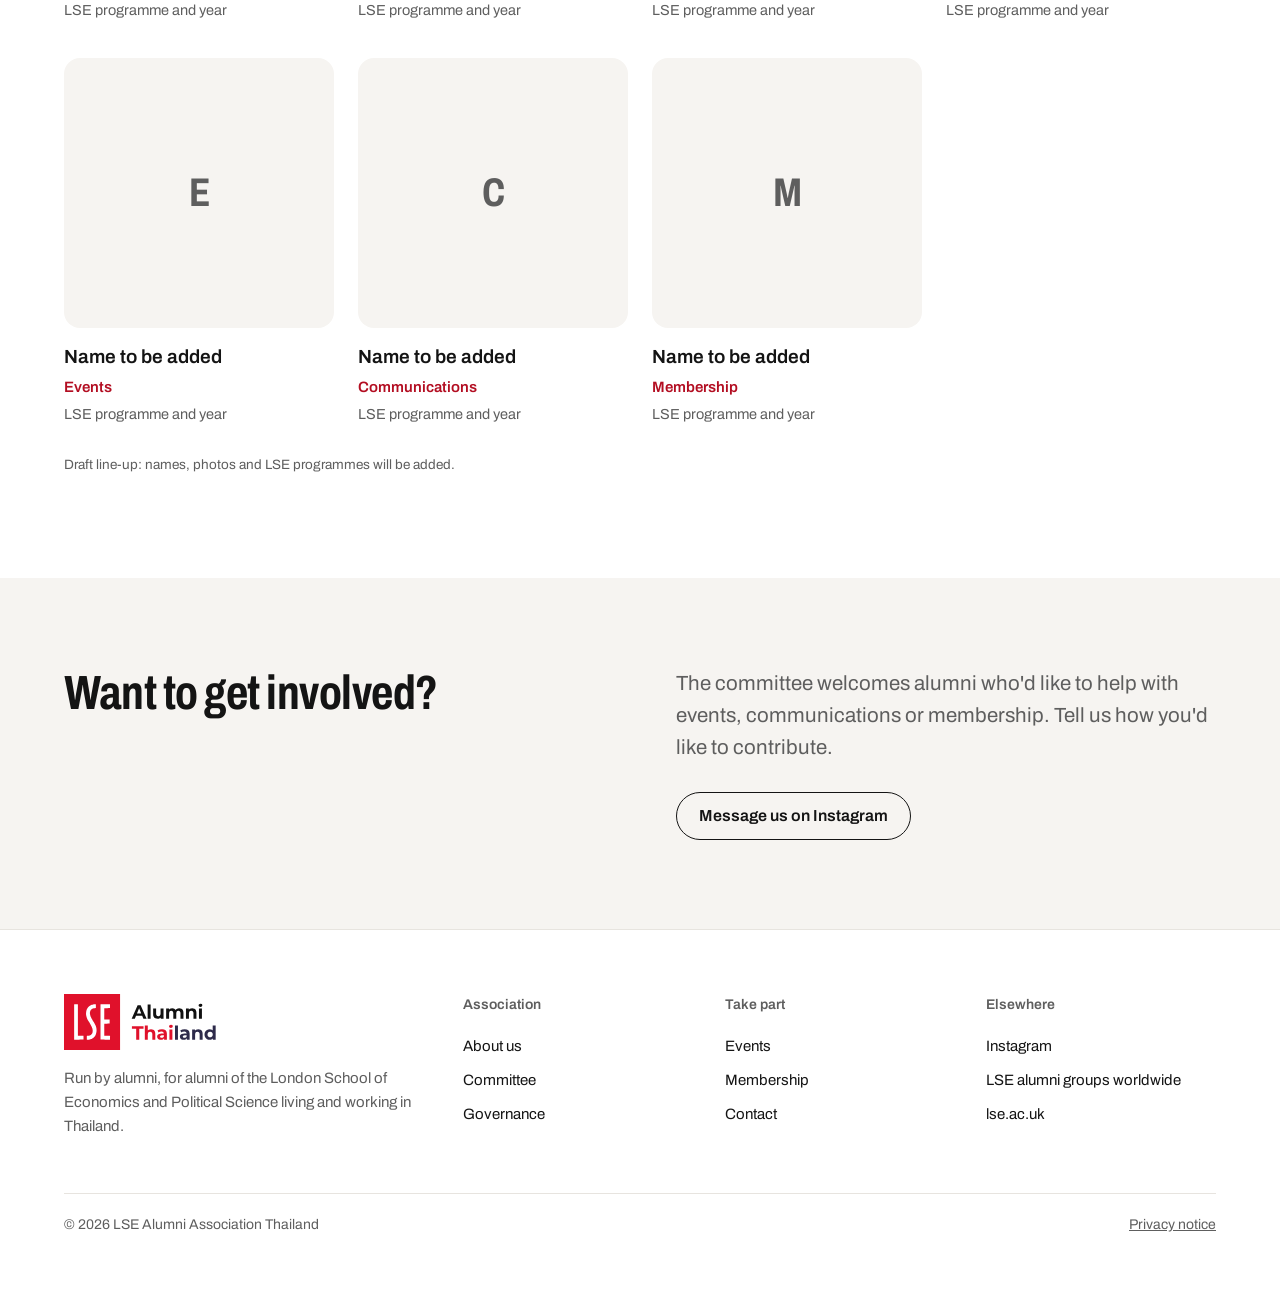
<file: committee.html>
<!DOCTYPE html>
<html lang="en">
<head>
<meta charset="UTF-8">
<meta name="viewport" content="width=device-width, initial-scale=1">
<title>Committee · LSE Alumni Association Thailand</title>
<meta name="description" content="The advisors and committee board of the LSE Alumni Association Thailand.">
<link rel="canonical" href="https://lsealumnithailand.org/committee">
<meta property="og:title" content="Committee · LSE Alumni Association Thailand">
<meta property="og:description" content="The advisors and committee board of the LSE Alumni Association Thailand.">
<meta property="og:type" content="website">
<meta property="og:url" content="https://lsealumnithailand.org/committee">
<meta property="og:image" content="https://lsealumnithailand.org/assets/img/apple-touch-icon.png">
<meta name="theme-color" content="#E0112B">
<link rel="icon" type="image/png" href="assets/img/favicon.png">
<link rel="apple-touch-icon" href="assets/img/apple-touch-icon.png">
<link rel="preconnect" href="https://fonts.googleapis.com">
<link rel="preconnect" href="https://fonts.gstatic.com" crossorigin>
<link href="https://fonts.googleapis.com/css2?family=Archivo:ital,wdth,wght@0,75..100,400..800;1,75..100,500..700&family=IBM+Plex+Sans+Thai:wght@500;600&display=swap" rel="stylesheet">
<link rel="stylesheet" href="assets/css/site.css">
</head>
<body>
<a class="skip" href="#main">Skip to content</a>
<header class="top">
  <div class="wrap">
    <a class="brand" href="index.html" aria-label="LSE Alumni Association Thailand, home">
      <picture><source srcset="assets/img/logo-lse-alumni-thailand-dark.svg" media="(prefers-color-scheme: dark)"><img class="logo" src="assets/img/logo-lse-alumni-thailand.svg" alt="LSE Alumni Thailand" width="132" height="48"></picture>
    </a>
    <button class="menu" aria-expanded="false" aria-controls="nav" aria-label="Menu">
      <svg width="20" height="20" viewBox="0 0 20 20" fill="none" stroke="currentColor" stroke-width="1.8" stroke-linecap="round"><path d="M3 6h14M3 14h14"/></svg>
    </button>
    <nav class="nav" id="nav" aria-label="Main">
      <a href="about.html">About</a>
      <a href="committee.html" aria-current="page">Committee</a>
      <a href="events.html">Events</a>
      <a href="membership.html">Membership</a>
      <a class="btn red" href="membership.html#apply">Join us</a>
    </nav>
  </div>
</header>
<main id="main">
<section class="band page-head has-pic">
  <div class="wrap ph-grid">
  <div>
    <div class="crumb"><a href="index.html">Home</a> / Committee</div>
    <h1>Committee</h1>
    <p class="lead">The association is run by volunteer alumni, guided by a group of senior advisors. Together they plan our events, look after members and keep links with LSE and alumni groups across the region.</p>
  </div>
    <img class="ph-img" src="assets/img/activities/2026-08-eu-roundtable.jpg" alt="Alumni at the 2026 roundtable with Professor Stefan Collignon">
  </div>
</section>

<section class="band">
  <div class="wrap">
    <div class="tier"><h2>Advisors</h2></div>
    <!-- TO ADD A PERSON: copy one <div class="who rv"> ... </div> block and change the name, role and line.
         For a photo, upload a square photo to assets/img/committee/ and replace the letters inside <div class="ph"> with
         <img src="assets/img/committee/FILE-NAME.jpg" alt="Full name"> -->
    <div class="people adv">
      <div class="who rv">
        <div class="ph" aria-hidden="true">A</div>
        <b>Name to be added</b><span class="role">Advisor</span><small>LSE programme and year</small>
      </div>
      <div class="who rv">
        <div class="ph" aria-hidden="true">A</div>
        <b>Name to be added</b><span class="role">Advisor</span><small>LSE programme and year</small>
      </div>
      <div class="who rv">
        <div class="ph" aria-hidden="true">A</div>
        <b>Name to be added</b><span class="role">Advisor</span><small>LSE programme and year</small>
      </div>
    </div>

    <div class="tier" style="margin-top:72px"><h2>Committee board</h2></div>
    <div class="people">
      <div class="who rv">
        <div class="ph" aria-hidden="true">M</div>
        <b>Minerva</b><span class="role">President</span><small>LSE programme and year</small>
      </div>
      <div class="who rv">
        <div class="ph" aria-hidden="true">VP</div>
        <b>Name to be added</b><span class="role">Vice-President</span><small>LSE programme and year</small>
      </div>
      <div class="who rv">
        <div class="ph" aria-hidden="true">S</div>
        <b>Name to be added</b><span class="role">Secretary</span><small>LSE programme and year</small>
      </div>
      <div class="who rv">
        <div class="ph" aria-hidden="true">T</div>
        <b>Name to be added</b><span class="role">Treasurer</span><small>LSE programme and year</small>
      </div>
      <div class="who rv">
        <div class="ph" aria-hidden="true">E</div>
        <b>Name to be added</b><span class="role">Events</span><small>LSE programme and year</small>
      </div>
      <div class="who rv">
        <div class="ph" aria-hidden="true">C</div>
        <b>Name to be added</b><span class="role">Communications</span><small>LSE programme and year</small>
      </div>
      <div class="who rv">
        <div class="ph" aria-hidden="true">M</div>
        <b>Name to be added</b><span class="role">Membership</span><small>LSE programme and year</small>
      </div>
    </div>
    <p class="note" style="margin-top:28px">Draft line-up: names, photos and LSE programmes will be added.</p>
  </div>
</section>

<section class="band" style="background:var(--soft)">
  <div class="wrap split">
    <div><h2>Want to get involved?</h2></div>
    <div>
      <p class="lead">The committee welcomes alumni who'd like to help with events, communications or membership. Tell us how you'd like to contribute.</p>
      <a class="btn line" href="https://www.instagram.com/lsealumnithailand" rel="noopener" style="margin-top:8px">Message us on Instagram</a>
    </div>
  </div>
</section>
</main>
<footer class="foot band tight">
  <div class="wrap">
    <div>
      <a class="brand" href="index.html" aria-label="LSE Alumni Association Thailand, home">
        <picture><source srcset="assets/img/logo-lse-alumni-thailand-dark.svg" media="(prefers-color-scheme: dark)"><img class="logo" src="assets/img/logo-lse-alumni-thailand.svg" alt="LSE Alumni Thailand" width="154" height="56"></picture>
      </a>
      <p>Run by alumni, for alumni of the London School of Economics and Political Science living and working in Thailand.</p>
    </div>
    <div>
      <h4>Association</h4>
      <ul>
        <li><a href="about.html">About us</a></li>
        <li><a href="committee.html">Committee</a></li>
        <li><a href="about.html#governance">Governance</a></li>
      </ul>
    </div>
    <div>
      <h4>Take part</h4>
      <ul>
        <li><a href="events.html">Events</a></li>
        <li><a href="membership.html">Membership</a></li>
        <li><a href="about.html#contact">Contact</a></li>
      </ul>
    </div>
    <div>
      <h4>Elsewhere</h4>
      <ul>
        <li><a href="https://www.instagram.com/lsealumnithailand" rel="noopener">Instagram</a></li>
        <li><a href="https://www.lse.ac.uk/alumni-friends-and-partners/international-alumni-groups" rel="noopener">LSE alumni groups worldwide</a></li>
        <li><a href="https://www.lse.ac.uk/" rel="noopener">lse.ac.uk</a></li>
      </ul>
    </div>
  </div>
  <div class="legal">
    <span>© <span data-year>2026</span> LSE Alumni Association Thailand</span>
    <a href="privacy.html">Privacy notice</a>
  </div>
</footer>
<script src="assets/js/site.js"></script>
</body>
</html>
</file>
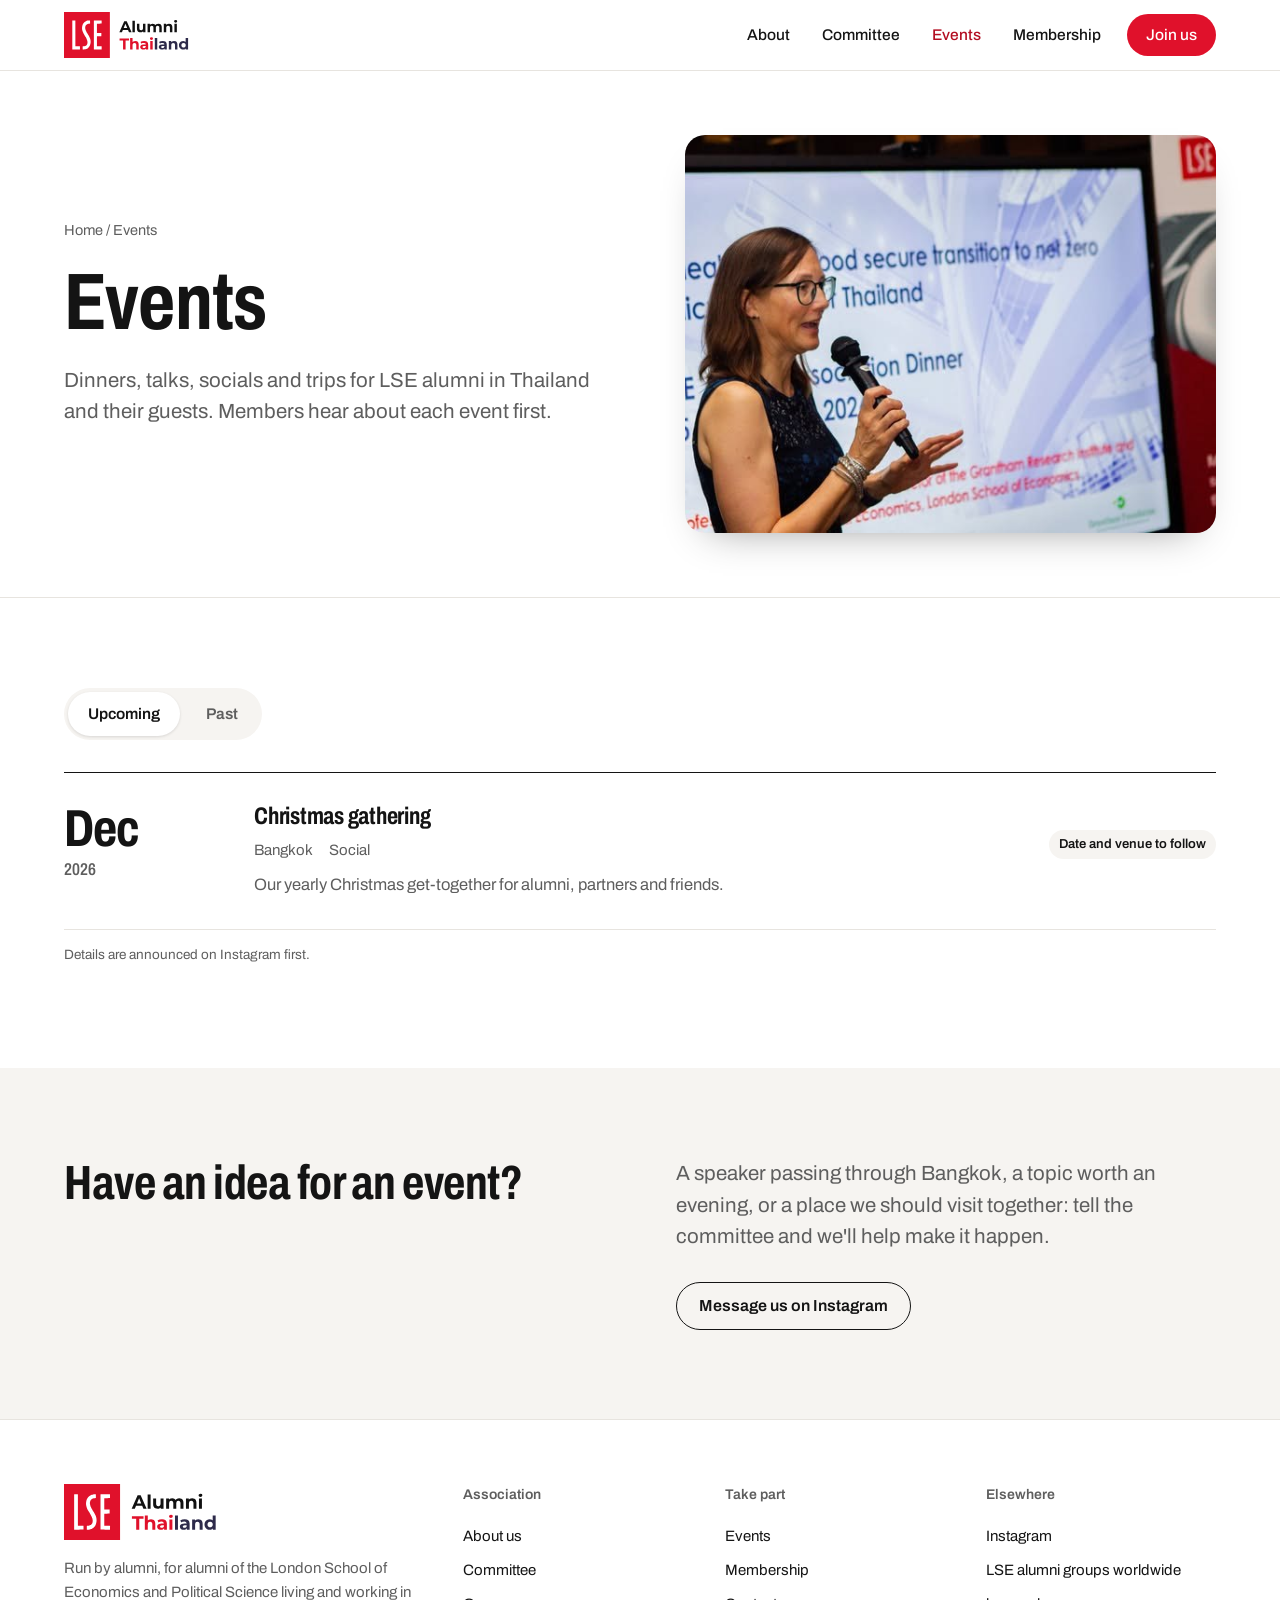
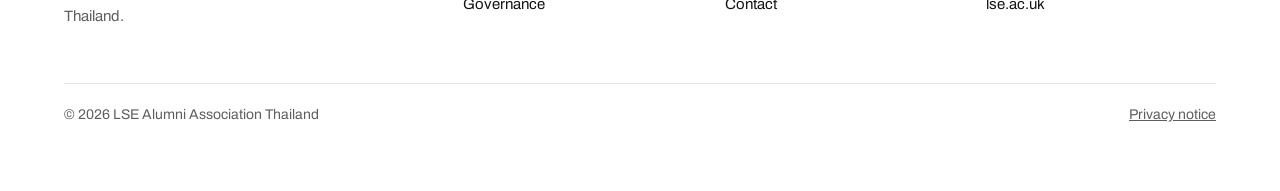
<file: events.html>
<!DOCTYPE html>
<html lang="en">
<head>
<meta charset="UTF-8">
<meta name="viewport" content="width=device-width, initial-scale=1">
<title>Events · LSE Alumni Association Thailand</title>
<meta name="description" content="Gatherings, talks and trips for LSE alumni in Thailand and their guests.">
<link rel="canonical" href="https://lsealumnithailand.org/events">
<meta property="og:title" content="Events · LSE Alumni Association Thailand">
<meta property="og:description" content="Gatherings, talks and trips for LSE alumni in Thailand and their guests.">
<meta property="og:type" content="website">
<meta property="og:url" content="https://lsealumnithailand.org/events">
<meta property="og:image" content="https://lsealumnithailand.org/assets/img/apple-touch-icon.png">
<meta name="theme-color" content="#E0112B">
<link rel="icon" type="image/png" href="assets/img/favicon.png">
<link rel="apple-touch-icon" href="assets/img/apple-touch-icon.png">
<link rel="preconnect" href="https://fonts.googleapis.com">
<link rel="preconnect" href="https://fonts.gstatic.com" crossorigin>
<link href="https://fonts.googleapis.com/css2?family=Archivo:ital,wdth,wght@0,75..100,400..800;1,75..100,500..700&family=IBM+Plex+Sans+Thai:wght@500;600&display=swap" rel="stylesheet">
<link rel="stylesheet" href="assets/css/site.css">
</head>
<body>
<a class="skip" href="#main">Skip to content</a>
<header class="top">
  <div class="wrap">
    <a class="brand" href="index.html" aria-label="LSE Alumni Association Thailand, home">
      <picture><source srcset="assets/img/logo-lse-alumni-thailand-dark.svg" media="(prefers-color-scheme: dark)"><img class="logo" src="assets/img/logo-lse-alumni-thailand.svg" alt="LSE Alumni Thailand" width="132" height="48"></picture>
    </a>
    <button class="menu" aria-expanded="false" aria-controls="nav" aria-label="Menu">
      <svg width="20" height="20" viewBox="0 0 20 20" fill="none" stroke="currentColor" stroke-width="1.8" stroke-linecap="round"><path d="M3 6h14M3 14h14"/></svg>
    </button>
    <nav class="nav" id="nav" aria-label="Main">
      <a href="about.html">About</a>
      <a href="committee.html">Committee</a>
      <a href="events.html" aria-current="page">Events</a>
      <a href="membership.html">Membership</a>
      <a class="btn red" href="membership.html#apply">Join us</a>
    </nav>
  </div>
</header>
<main id="main">
<section class="band page-head has-pic">
  <div class="wrap ph-grid">
  <div>
    <div class="crumb"><a href="index.html">Home</a> / Events</div>
    <h1>Events</h1>
    <p class="lead">Dinners, talks, socials and trips for LSE alumni in Thailand and their guests. Members hear about each event first.</p>
  </div>
    <img class="ph-img" src="assets/img/activities/2026-09-autumn-dinner.jpg" alt="Professor Elizabeth Robinson speaking at the LSE Autumn Dinner 2026">
  </div>
</section>

<section class="band">
  <div class="wrap">
    <div class="tabs" role="tablist" aria-label="Events">
      <button role="tab" id="t-up" aria-selected="true" aria-controls="upcoming" data-panel="upcoming">Upcoming</button>
      <button role="tab" id="t-past" aria-selected="false" aria-controls="past" data-panel="past" tabindex="-1">Past</button>
    </div>

    <div class="panel" id="upcoming" role="tabpanel" aria-labelledby="t-up" style="margin-top:32px">
      <ul class="events">
      <!-- TO ADD AN EVENT: copy one <li class="event rv"> ... </li> block below, paste it, and change the words. -->
      <li class="event rv">
        <div class="date"><b>Dec</b><span>2026</span></div>
        <div>
          <h3>Christmas gathering</h3>
          <div class="meta"><span>Bangkok</span><span>Social</span></div>
          <p>Our yearly Christmas get-together for alumni, partners and friends.</p>
          
        </div>
        <div class="act-tag"><span class="tag">Date and venue to follow</span></div>
      </li>
      </ul>
      <p class="note" style="margin-top:14px">Details are announced on Instagram first.</p>
    </div>

    <div class="panel" id="past" role="tabpanel" aria-labelledby="t-past" hidden style="margin-top:32px">
      <ul class="events">
      <li class="event rv has-img">
        <div class="date"><b>21–23</b><span>Nov 2026</span></div>
        <div>
          <h3>Khao Yai weekend with LSE Alumni Singapore</h3>
          <div class="meta"><span>Khao Yai</span><span>Trip</span></div>
          <p>Our first joint alumni trip with the LSE Alumni Association of Singapore: a weekend of shared experiences, long conversations and new friendships.</p>
          <div class="links"><a class="arrow" href="https://www.instagram.com/reel/DgHXorrRaxv/" rel="noopener">Photos on Instagram</a></div>
        </div>
        <a class="thumb" href="https://www.instagram.com/reel/DgHXorrRaxv/" rel="noopener" aria-label="Photos on Instagram"><img src="assets/img/activities/2026-11-khao-yai-trip.jpg" alt="Khao Yai weekend with LSE Alumni Singapore" loading="lazy"></a>
      </li>
      <li class="event rv has-img">
        <div class="date"><b>25</b><span>Sep 2026</span></div>
        <div>
          <h3>LSE Autumn Dinner 2026</h3>
          <div class="meta"><span>The Okura Prestige Bangkok</span><span>Dinner and talk</span></div>
          <p>An evening with Professor Elizabeth Robinson, Director of LSE's Grantham Research Institute, on climate change, food security and environmental policy.</p>
          <div class="links"><a class="arrow" href="https://www.instagram.com/p/DdwKowhkulu/" rel="noopener">Photos on Instagram</a></div>
        </div>
        <a class="thumb" href="https://www.instagram.com/p/DdwKowhkulu/" rel="noopener" aria-label="Photos on Instagram"><img src="assets/img/activities/2026-09-autumn-dinner.jpg" alt="LSE Autumn Dinner 2026" loading="lazy"></a>
      </li>
      <li class="event rv has-img">
        <div class="date"><b>14</b><span>Sep 2026</span></div>
        <div>
          <h3>Women Founders & Leaders Club</h3>
          <div class="meta"><span>Bangkok</span><span>Dinner</span></div>
          <p>An intimate dinner with LSE Generate and the LSE Women's Alumni Network on entrepreneurship, leadership and building businesses in Thailand.</p>
          <div class="links"><a class="arrow" href="https://www.instagram.com/p/Ddd-tg5EkdB/" rel="noopener">Photos on Instagram</a></div>
        </div>
        <a class="thumb" href="https://www.instagram.com/p/Ddd-tg5EkdB/" rel="noopener" aria-label="Photos on Instagram"><img src="assets/img/activities/2026-09-women-founders.jpg" alt="Women Founders & Leaders Club" loading="lazy"></a>
      </li>
      <li class="event rv has-img">
        <div class="date"><b>Sep</b><span>2026</span></div>
        <div>
          <h3>LBS x LSE Pickleball Social</h3>
          <div class="meta"><span>Bangkok</span><span>Sport</span></div>
          <p>Tuesday evenings on court with alumni of London Business School.</p>
          <div class="links"><a class="arrow" href="https://www.instagram.com/p/DdQlNzykduj/" rel="noopener">Photos on Instagram</a></div>
        </div>
        <a class="thumb" href="https://www.instagram.com/p/DdQlNzykduj/" rel="noopener" aria-label="Photos on Instagram"><img src="assets/img/activities/2026-09-pickleball.jpg" alt="LBS x LSE Pickleball Social" loading="lazy"></a>
      </li>
      <li class="event rv has-img">
        <div class="date"><b>14</b><span>Aug 2026</span></div>
        <div>
          <h3>Roundtable: Thailand and the European Union</h3>
          <div class="meta"><span>Bangkok</span><span>Roundtable</span></div>
          <p>Strategic partnerships between Thailand and the EU, a discussion led by Professor Stefan Collignon of the LSE European Institute.</p>
          <div class="links"><a class="arrow" href="https://www.instagram.com/p/DcQeUc3Ef5x/" rel="noopener">Photos on Instagram</a></div>
        </div>
        <a class="thumb" href="https://www.instagram.com/p/DcQeUc3Ef5x/" rel="noopener" aria-label="Photos on Instagram"><img src="assets/img/activities/2026-08-eu-roundtable.jpg" alt="Roundtable: Thailand and the European Union" loading="lazy"></a>
      </li>
      <li class="event rv has-img">
        <div class="date"><b>4</b><span>Jun 2026</span></div>
        <div>
          <h3>Mothers' Mental Health Matters</h3>
          <div class="meta"><span>Chulalongkorn University and online</span><span>Research launch</span></div>
          <p>LSE-led research on the human and economic costs of perinatal mental health conditions in Thailand, and the launch of the Perinatal Alliance for Mental Health Thailand.</p>
          <div class="links"><a class="arrow" href="https://www.instagram.com/p/DYmzFqski3D/" rel="noopener">Photos on Instagram</a></div>
        </div>
        <a class="thumb" href="https://www.instagram.com/p/DYmzFqski3D/" rel="noopener" aria-label="Photos on Instagram"><img src="assets/img/activities/2026-06-mothers-mental-health.jpg" alt="Mothers' Mental Health Matters" loading="lazy"></a>
      </li>
      <li class="event rv has-img">
        <div class="date"><b>May–Jun</b><span>2026</span></div>
        <div>
          <h3>LSE Connect Bangkok</h3>
          <div class="meta"><span>Bangkok</span><span>Offer holders</span></div>
          <p>Alumni met this year's LSE offer holders to share stories and advice before they set off for London.</p>
          <div class="links"><a class="arrow" href="https://www.instagram.com/p/DZE6AniEdPM/" rel="noopener">Photos on Instagram</a></div>
        </div>
        <a class="thumb" href="https://www.instagram.com/p/DZE6AniEdPM/" rel="noopener" aria-label="Photos on Instagram"><img src="assets/img/activities/2026-06-lse-connect.jpg" alt="LSE Connect Bangkok" loading="lazy"></a>
      </li>
      <li class="event rv has-img">
        <div class="date"><b>May</b><span>2026</span></div>
        <div>
          <h3>LSE May Dinner 2026</h3>
          <div class="meta"><span>Bangkok</span><span>Dinner and talk</span></div>
          <p>Dr Carmen Nuzzo of LSE's Transition Pathway Initiative Centre on the global transition to a low-carbon economy.</p>
          <div class="links"><a class="arrow" href="https://www.instagram.com/p/DY4ZX_9ErR1/" rel="noopener">Photos on Instagram</a></div>
        </div>
        <a class="thumb" href="https://www.instagram.com/p/DY4ZX_9ErR1/" rel="noopener" aria-label="Photos on Instagram"><img src="assets/img/activities/2026-05-may-dinner.jpg" alt="LSE May Dinner 2026" loading="lazy"></a>
      </li>
      </ul>
    </div>
  </div>
</section>

<section class="band" style="background:var(--soft)">
  <div class="wrap split">
    <div><h2>Have an idea for an event?</h2></div>
    <div>
      <p class="lead">A speaker passing through Bangkok, a topic worth an evening, or a place we should visit together: tell the committee and we'll help make it happen.</p>
      <a class="btn line" href="https://www.instagram.com/lsealumnithailand" rel="noopener" style="margin-top:8px">Message us on Instagram</a>
    </div>
  </div>
</section>
</main>
<footer class="foot band tight">
  <div class="wrap">
    <div>
      <a class="brand" href="index.html" aria-label="LSE Alumni Association Thailand, home">
        <picture><source srcset="assets/img/logo-lse-alumni-thailand-dark.svg" media="(prefers-color-scheme: dark)"><img class="logo" src="assets/img/logo-lse-alumni-thailand.svg" alt="LSE Alumni Thailand" width="154" height="56"></picture>
      </a>
      <p>Run by alumni, for alumni of the London School of Economics and Political Science living and working in Thailand.</p>
    </div>
    <div>
      <h4>Association</h4>
      <ul>
        <li><a href="about.html">About us</a></li>
        <li><a href="committee.html">Committee</a></li>
        <li><a href="about.html#governance">Governance</a></li>
      </ul>
    </div>
    <div>
      <h4>Take part</h4>
      <ul>
        <li><a href="events.html">Events</a></li>
        <li><a href="membership.html">Membership</a></li>
        <li><a href="about.html#contact">Contact</a></li>
      </ul>
    </div>
    <div>
      <h4>Elsewhere</h4>
      <ul>
        <li><a href="https://www.instagram.com/lsealumnithailand" rel="noopener">Instagram</a></li>
        <li><a href="https://www.lse.ac.uk/alumni-friends-and-partners/international-alumni-groups" rel="noopener">LSE alumni groups worldwide</a></li>
        <li><a href="https://www.lse.ac.uk/" rel="noopener">lse.ac.uk</a></li>
      </ul>
    </div>
  </div>
  <div class="legal">
    <span>© <span data-year>2026</span> LSE Alumni Association Thailand</span>
    <a href="privacy.html">Privacy notice</a>
  </div>
</footer>
<script src="assets/js/site.js"></script>
</body>
</html>
</file>
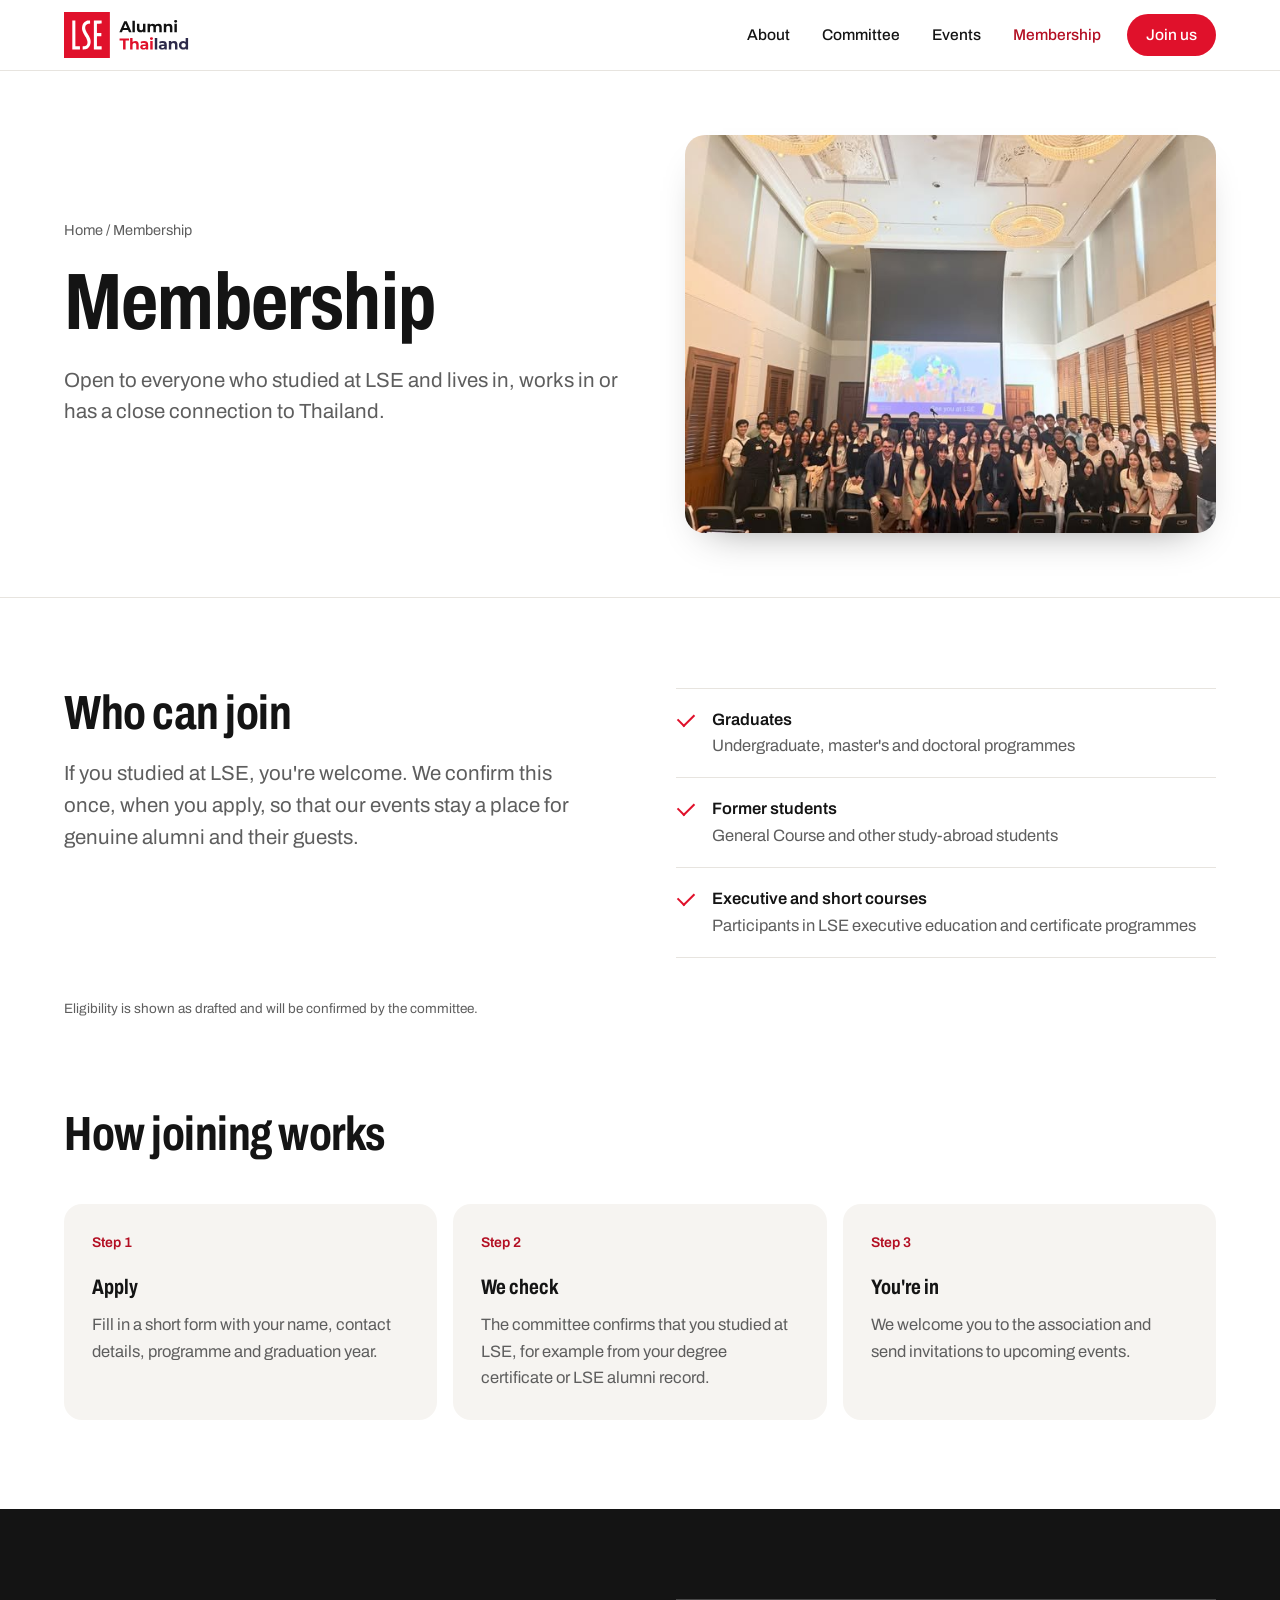
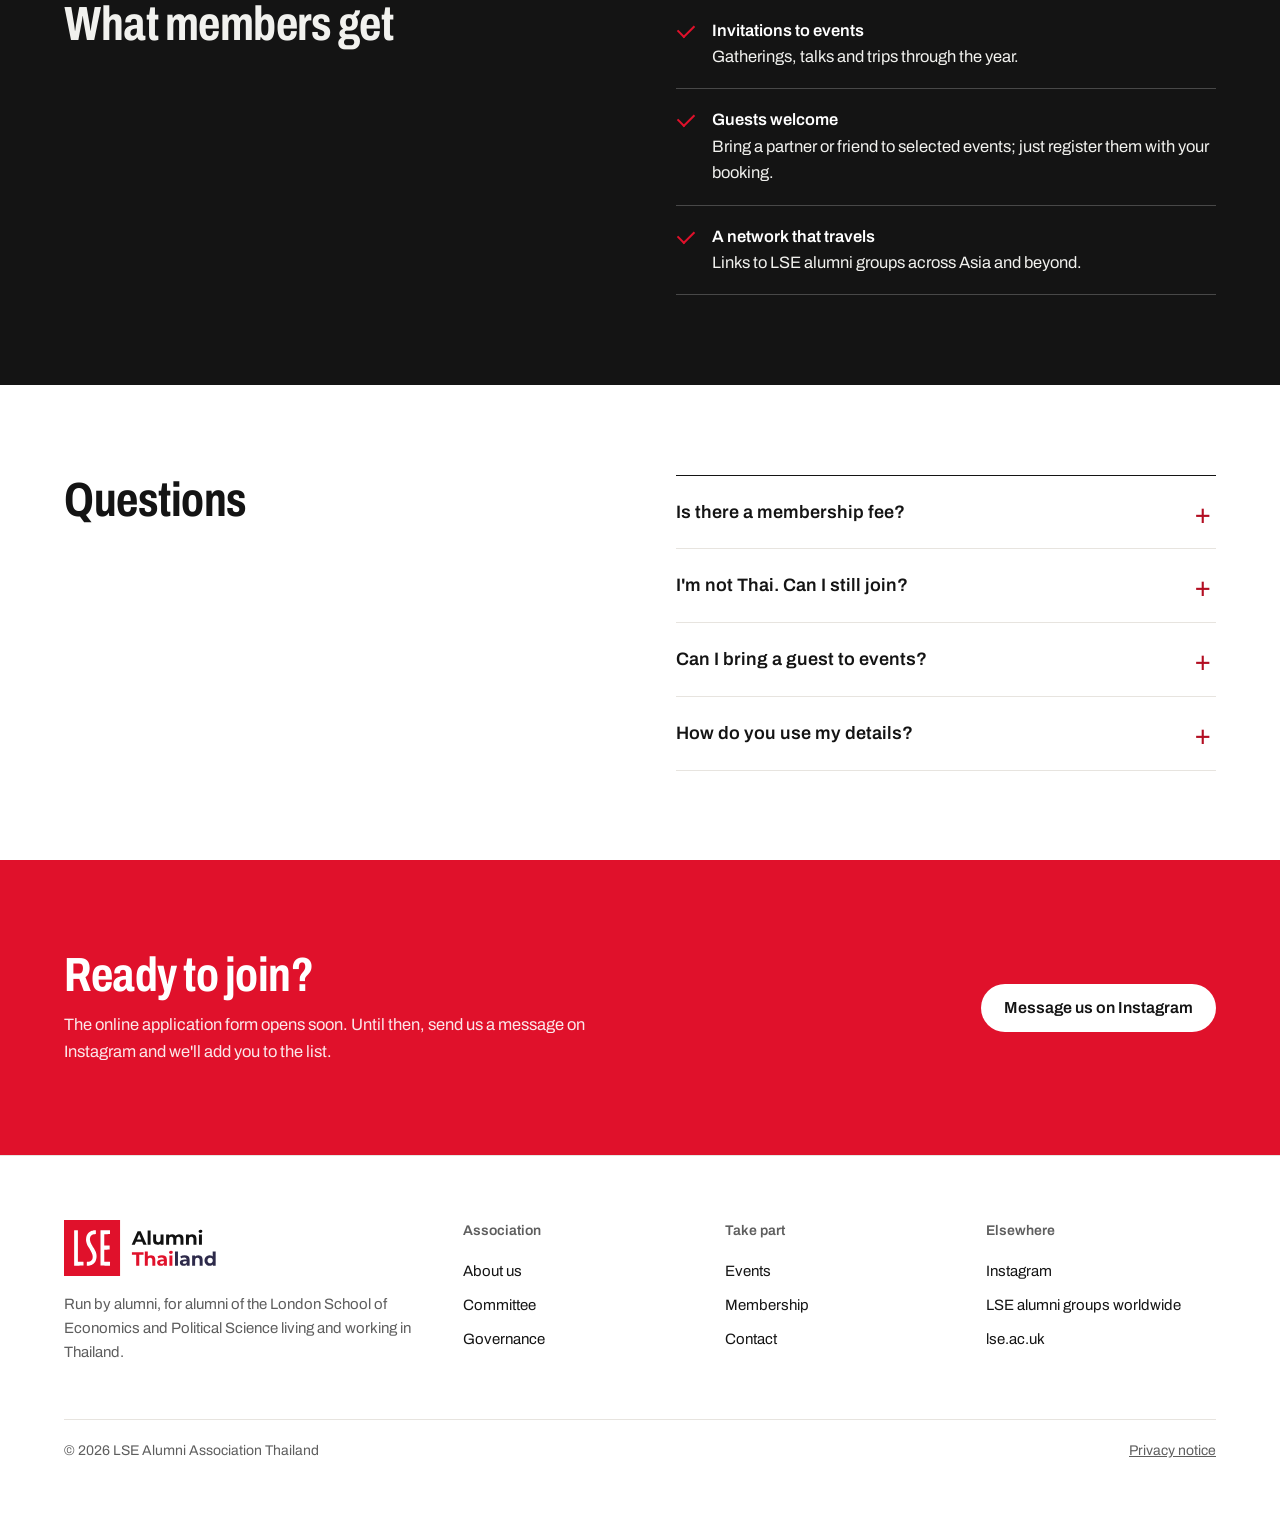
<file: membership.html>
<!DOCTYPE html>
<html lang="en">
<head>
<meta charset="UTF-8">
<meta name="viewport" content="width=device-width, initial-scale=1">
<title>Membership · LSE Alumni Association Thailand</title>
<meta name="description" content="Who can join the LSE Alumni Association Thailand, what members get and how joining works.">
<link rel="canonical" href="https://lsealumnithailand.org/membership">
<meta property="og:title" content="Membership · LSE Alumni Association Thailand">
<meta property="og:description" content="Who can join the LSE Alumni Association Thailand, what members get and how joining works.">
<meta property="og:type" content="website">
<meta property="og:url" content="https://lsealumnithailand.org/membership">
<meta property="og:image" content="https://lsealumnithailand.org/assets/img/apple-touch-icon.png">
<meta name="theme-color" content="#E0112B">
<link rel="icon" type="image/png" href="assets/img/favicon.png">
<link rel="apple-touch-icon" href="assets/img/apple-touch-icon.png">
<link rel="preconnect" href="https://fonts.googleapis.com">
<link rel="preconnect" href="https://fonts.gstatic.com" crossorigin>
<link href="https://fonts.googleapis.com/css2?family=Archivo:ital,wdth,wght@0,75..100,400..800;1,75..100,500..700&family=IBM+Plex+Sans+Thai:wght@500;600&display=swap" rel="stylesheet">
<link rel="stylesheet" href="assets/css/site.css">
</head>
<body>
<a class="skip" href="#main">Skip to content</a>
<header class="top">
  <div class="wrap">
    <a class="brand" href="index.html" aria-label="LSE Alumni Association Thailand, home">
      <picture><source srcset="assets/img/logo-lse-alumni-thailand-dark.svg" media="(prefers-color-scheme: dark)"><img class="logo" src="assets/img/logo-lse-alumni-thailand.svg" alt="LSE Alumni Thailand" width="132" height="48"></picture>
    </a>
    <button class="menu" aria-expanded="false" aria-controls="nav" aria-label="Menu">
      <svg width="20" height="20" viewBox="0 0 20 20" fill="none" stroke="currentColor" stroke-width="1.8" stroke-linecap="round"><path d="M3 6h14M3 14h14"/></svg>
    </button>
    <nav class="nav" id="nav" aria-label="Main">
      <a href="about.html">About</a>
      <a href="committee.html">Committee</a>
      <a href="events.html">Events</a>
      <a href="membership.html" aria-current="page">Membership</a>
      <a class="btn red" href="membership.html#apply">Join us</a>
    </nav>
  </div>
</header>
<main id="main">
<section class="band page-head has-pic">
  <div class="wrap ph-grid">
  <div>
    <div class="crumb"><a href="index.html">Home</a> / Membership</div>
    <h1>Membership</h1>
    <p class="lead">Open to everyone who studied at LSE and lives in, works in or has a close connection to Thailand.</p>
  </div>
    <img class="ph-img" src="assets/img/activities/2026-06-lse-connect.jpg" alt="Alumni and offer holders at LSE Connect Bangkok">
  </div>
</section>

<section class="band">
  <div class="wrap split light">
    <div>
      <h2>Who can join</h2>
      <p class="lead" style="margin-top:20px">If you studied at LSE, you're welcome. We confirm this once, when you apply, so that our events stay a place for genuine alumni and their guests.</p>
    </div>
    <ul class="ticks">
      <li><b>Graduates</b>Undergraduate, master's and doctoral programmes</li>
      <li><b>Former students</b>General Course and other study-abroad students</li>
      <li><b>Executive and short courses</b>Participants in LSE executive education and certificate programmes</li>
    </ul>
    <p class="note" style="grid-column:1/-1;margin:0">Eligibility is shown as drafted and will be confirmed by the committee.</p>
  </div>
</section>

<section class="band" style="padding-top:0">
  <div class="wrap">
    <div class="sec-head"><div><h2>How joining works</h2></div></div>
    <ol class="steps">
      <li><b>Apply</b><span>Fill in a short form with your name, contact details, programme and graduation year.</span></li>
      <li><b>We check</b><span>The committee confirms that you studied at LSE, for example from your degree certificate or LSE alumni record.</span></li>
      <li><b>You're in</b><span>We welcome you to the association and send invitations to upcoming events.</span></li>
    </ol>
  </div>
</section>

<section class="band deep">
  <div class="wrap split">
    <div><h2>What members get</h2></div>
    <ul class="ticks">
      <li><b>Invitations to events</b>Gatherings, talks and trips through the year.</li>
      <li><b>Guests welcome</b>Bring a partner or friend to selected events; just register them with your booking.</li>
      <li><b>A network that travels</b>Links to LSE alumni groups across Asia and beyond.</li>
    </ul>
  </div>
</section>

<section class="band">
  <div class="wrap split">
    <div><h2>Questions</h2></div>
    <div>
      <details><summary>Is there a membership fee?</summary><p>The committee will publish fee details here. Joining the mailing list and following our events is free.</p></details>
      <details><summary>I'm not Thai. Can I still join?</summary><p>Yes. Membership is about having studied at LSE and having a connection to Thailand, not nationality.</p></details>
      <details><summary>Can I bring a guest to events?</summary><p>Yes, to most events. Register your guest when you sign up so we can plan numbers and venues.</p></details>
      <details><summary>How do you use my details?</summary><p>Only to confirm your membership and to contact you about the association. We never sell or share them. See our <a href="privacy.html">privacy notice</a>.</p></details>
    </div>
  </div>
</section>

<section class="cta-band band" id="apply">
  <div class="wrap">
    <div>
      <h2>Ready to join?</h2>
      <p>The online application form opens soon. Until then, send us a message on Instagram and we'll add you to the list.</p>
    </div>
    <!-- JOIN FORM LINK: when the Google Form is ready, replace the Instagram link below with the form link and change the button text to "Apply to join" -->
    <a class="btn white" href="https://www.instagram.com/lsealumnithailand" rel="noopener">Message us on Instagram</a>
  </div>
</section>
</main>
<footer class="foot band tight">
  <div class="wrap">
    <div>
      <a class="brand" href="index.html" aria-label="LSE Alumni Association Thailand, home">
        <picture><source srcset="assets/img/logo-lse-alumni-thailand-dark.svg" media="(prefers-color-scheme: dark)"><img class="logo" src="assets/img/logo-lse-alumni-thailand.svg" alt="LSE Alumni Thailand" width="154" height="56"></picture>
      </a>
      <p>Run by alumni, for alumni of the London School of Economics and Political Science living and working in Thailand.</p>
    </div>
    <div>
      <h4>Association</h4>
      <ul>
        <li><a href="about.html">About us</a></li>
        <li><a href="committee.html">Committee</a></li>
        <li><a href="about.html#governance">Governance</a></li>
      </ul>
    </div>
    <div>
      <h4>Take part</h4>
      <ul>
        <li><a href="events.html">Events</a></li>
        <li><a href="membership.html">Membership</a></li>
        <li><a href="about.html#contact">Contact</a></li>
      </ul>
    </div>
    <div>
      <h4>Elsewhere</h4>
      <ul>
        <li><a href="https://www.instagram.com/lsealumnithailand" rel="noopener">Instagram</a></li>
        <li><a href="https://www.lse.ac.uk/alumni-friends-and-partners/international-alumni-groups" rel="noopener">LSE alumni groups worldwide</a></li>
        <li><a href="https://www.lse.ac.uk/" rel="noopener">lse.ac.uk</a></li>
      </ul>
    </div>
  </div>
  <div class="legal">
    <span>© <span data-year>2026</span> LSE Alumni Association Thailand</span>
    <a href="privacy.html">Privacy notice</a>
  </div>
</footer>
<script src="assets/js/site.js"></script>
</body>
</html>
</file>
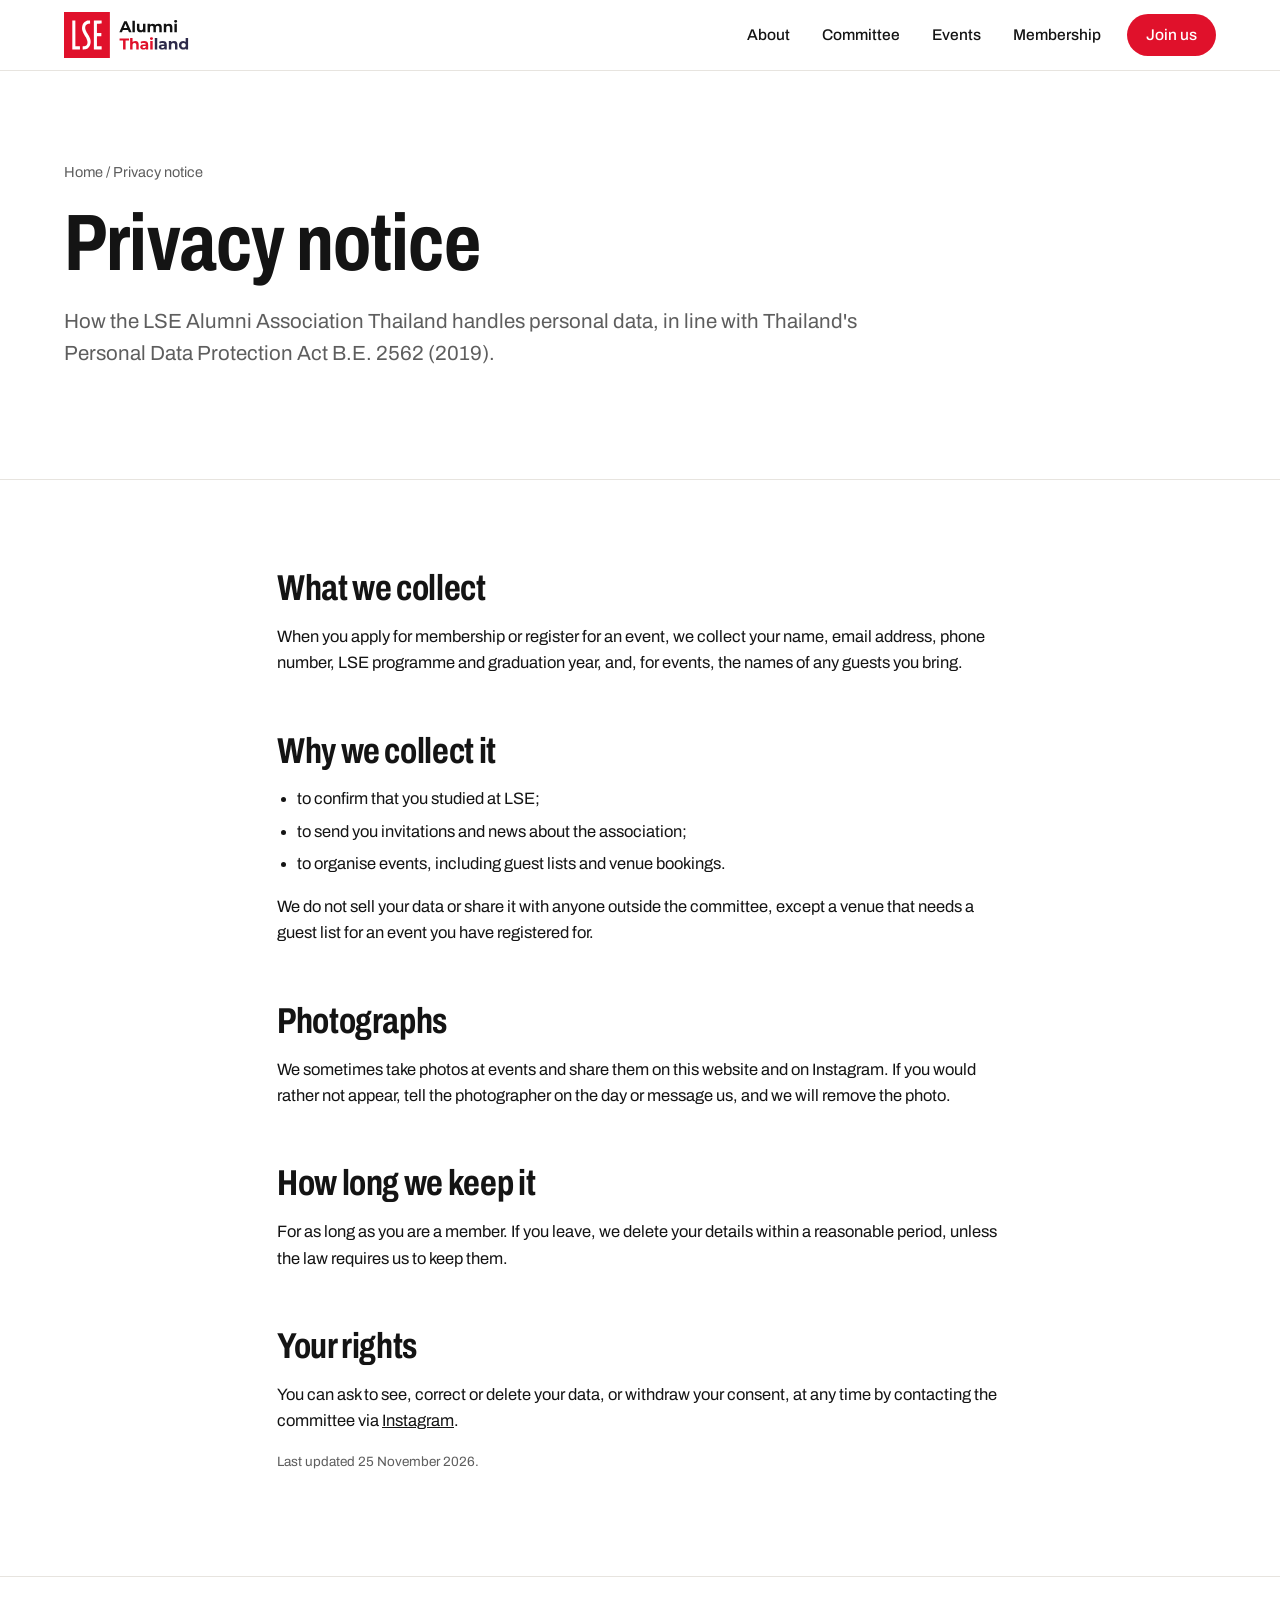
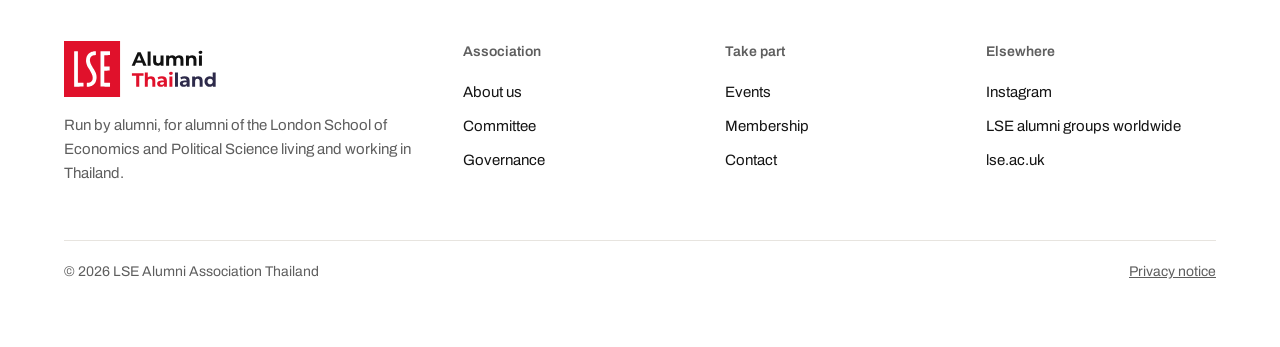
<file: privacy.html>
<!DOCTYPE html>
<html lang="en">
<head>
<meta charset="UTF-8">
<meta name="viewport" content="width=device-width, initial-scale=1">
<title>Privacy notice · LSE Alumni Association Thailand</title>
<meta name="description" content="How the LSE Alumni Association Thailand handles personal data under Thailand's PDPA.">
<link rel="canonical" href="https://lsealumnithailand.org/privacy">
<meta property="og:title" content="Privacy notice · LSE Alumni Association Thailand">
<meta property="og:description" content="How the LSE Alumni Association Thailand handles personal data under Thailand's PDPA.">
<meta property="og:type" content="website">
<meta property="og:url" content="https://lsealumnithailand.org/privacy">
<meta property="og:image" content="https://lsealumnithailand.org/assets/img/apple-touch-icon.png">
<meta name="theme-color" content="#E0112B">
<link rel="icon" type="image/png" href="assets/img/favicon.png">
<link rel="apple-touch-icon" href="assets/img/apple-touch-icon.png">
<link rel="preconnect" href="https://fonts.googleapis.com">
<link rel="preconnect" href="https://fonts.gstatic.com" crossorigin>
<link href="https://fonts.googleapis.com/css2?family=Archivo:ital,wdth,wght@0,75..100,400..800;1,75..100,500..700&family=IBM+Plex+Sans+Thai:wght@500;600&display=swap" rel="stylesheet">
<link rel="stylesheet" href="assets/css/site.css">
</head>
<body>
<a class="skip" href="#main">Skip to content</a>
<header class="top">
  <div class="wrap">
    <a class="brand" href="index.html" aria-label="LSE Alumni Association Thailand, home">
      <picture><source srcset="assets/img/logo-lse-alumni-thailand-dark.svg" media="(prefers-color-scheme: dark)"><img class="logo" src="assets/img/logo-lse-alumni-thailand.svg" alt="LSE Alumni Thailand" width="132" height="48"></picture>
    </a>
    <button class="menu" aria-expanded="false" aria-controls="nav" aria-label="Menu">
      <svg width="20" height="20" viewBox="0 0 20 20" fill="none" stroke="currentColor" stroke-width="1.8" stroke-linecap="round"><path d="M3 6h14M3 14h14"/></svg>
    </button>
    <nav class="nav" id="nav" aria-label="Main">
      <a href="about.html">About</a>
      <a href="committee.html">Committee</a>
      <a href="events.html">Events</a>
      <a href="membership.html">Membership</a>
      <a class="btn red" href="membership.html#apply">Join us</a>
    </nav>
  </div>
</header>
<main id="main">
<section class="band page-head">
  <div class="wrap">
    <div class="crumb"><a href="index.html">Home</a> / Privacy notice</div>
    <h1>Privacy notice</h1>
    <p class="lead">How the LSE Alumni Association Thailand handles personal data, in line with Thailand's Personal Data Protection Act B.E. 2562 (2019).</p>
  </div>
</section>
<section class="band">
  <div class="wrap prose">
    <h2>What we collect</h2>
    <p>When you apply for membership or register for an event, we collect your name, email address, phone number, LSE programme and graduation year, and, for events, the names of any guests you bring.</p>
    <h2>Why we collect it</h2>
    <ul>
      <li>to confirm that you studied at LSE;</li>
      <li>to send you invitations and news about the association;</li>
      <li>to organise events, including guest lists and venue bookings.</li>
    </ul>
    <p>We do not sell your data or share it with anyone outside the committee, except a venue that needs a guest list for an event you have registered for.</p>
    <h2>Photographs</h2>
    <p>We sometimes take photos at events and share them on this website and on Instagram. If you would rather not appear, tell the photographer on the day or message us, and we will remove the photo.</p>
    <h2>How long we keep it</h2>
    <p>For as long as you are a member. If you leave, we delete your details within a reasonable period, unless the law requires us to keep them.</p>
    <h2>Your rights</h2>
    <p>You can ask to see, correct or delete your data, or withdraw your consent, at any time by contacting the committee via <a href="https://www.instagram.com/lsealumnithailand" rel="noopener">Instagram</a>.</p>
    <p class="note">Last updated 25 November 2026.</p>
  </div>
</section>
</main>
<footer class="foot band tight">
  <div class="wrap">
    <div>
      <a class="brand" href="index.html" aria-label="LSE Alumni Association Thailand, home">
        <picture><source srcset="assets/img/logo-lse-alumni-thailand-dark.svg" media="(prefers-color-scheme: dark)"><img class="logo" src="assets/img/logo-lse-alumni-thailand.svg" alt="LSE Alumni Thailand" width="154" height="56"></picture>
      </a>
      <p>Run by alumni, for alumni of the London School of Economics and Political Science living and working in Thailand.</p>
    </div>
    <div>
      <h4>Association</h4>
      <ul>
        <li><a href="about.html">About us</a></li>
        <li><a href="committee.html">Committee</a></li>
        <li><a href="about.html#governance">Governance</a></li>
      </ul>
    </div>
    <div>
      <h4>Take part</h4>
      <ul>
        <li><a href="events.html">Events</a></li>
        <li><a href="membership.html">Membership</a></li>
        <li><a href="about.html#contact">Contact</a></li>
      </ul>
    </div>
    <div>
      <h4>Elsewhere</h4>
      <ul>
        <li><a href="https://www.instagram.com/lsealumnithailand" rel="noopener">Instagram</a></li>
        <li><a href="https://www.lse.ac.uk/alumni-friends-and-partners/international-alumni-groups" rel="noopener">LSE alumni groups worldwide</a></li>
        <li><a href="https://www.lse.ac.uk/" rel="noopener">lse.ac.uk</a></li>
      </ul>
    </div>
  </div>
  <div class="legal">
    <span>© <span data-year>2026</span> LSE Alumni Association Thailand</span>
    <a href="privacy.html">Privacy notice</a>
  </div>
</footer>
<script src="assets/js/site.js"></script>
</body>
</html>
</file>
<file: assets/css/site.css>
/*
VOICE   calm, assured, a little editorial: a university society, not a startup
IDEA    a route card: the line from Houghton Street to Bangkok that every member has travelled
PICTURE full-width LSE-red band with a drawn great-circle arc between London and Bangkok
COLOUR  white ground, LSE red #E0112B as the one field colour, near-black ink, warm grey hairlines
TYPE    Archivo, condensed for headings (echoing the LSE wordmark), normal width for text
LAYOUT  wide headline, short lead + actions beneath, full-bleed bands, hairline-ruled lists
*/
:root{
  color-scheme:light dark;
  --bg:light-dark(#ffffff,#111214);
  --ink:light-dark(#141414,#f1f1ee);
  --mute:light-dark(#5e5e5e,#a9a9a5);
  --line:light-dark(#e7e4df,#2b2c30);
  --soft:light-dark(#f6f4f1,#1a1b1f);
  --deep:light-dark(#141414,#1c1d21);
  --red:#E0112B;
  --red-text:light-dark(#B30E22,#ff6170);
  --wrap:1200px;
  --head:"Archivo","IBM Plex Sans Thai",system-ui,-apple-system,"Segoe UI",sans-serif;
}
:root[data-theme=light]{color-scheme:light}
:root[data-theme=dark]{color-scheme:dark}
*{box-sizing:border-box;min-width:0}
html{scroll-padding-top:84px;-webkit-text-size-adjust:100%}
body{margin:0;background:var(--bg);color:var(--ink);font:16.5px/1.6 var(--head);overflow-x:clip;font-stretch:100%}
img,svg{display:block;max-width:100%}
a{color:inherit}
p{margin:0 0 1em}
h1,h2,h3{font-family:var(--head);font-stretch:75%;font-weight:700;line-height:1.05;margin:0;text-wrap:balance;letter-spacing:-.01em}
h1{font-size:clamp(40px,6.4vw,80px)}
h2{font-size:clamp(32px,3.8vw,48px)}
h3{font-size:24px;line-height:1.15}
.wrap{max-width:var(--wrap);margin:0 auto}
.band{padding:clamp(48px,7vw,104px) max(5vw,20px)}
.band.tight{padding-block:clamp(36px,5vw,64px)}
.lead{font-size:clamp(18px,1.6vw,21px);line-height:1.55;color:var(--mute);max-width:40em}
.note{font-size:13.5px;color:var(--mute)}
.skip{position:absolute;left:-999px;top:8px;background:var(--ink);color:var(--bg);padding:10px 14px;z-index:99}
.skip:focus{left:12px}
:focus-visible{outline:2px solid var(--red);outline-offset:3px;border-radius:2px}

/* header */
.top{position:sticky;top:0;z-index:20;background:color-mix(in srgb,var(--bg) 88%,transparent);backdrop-filter:saturate(1.4) blur(12px);-webkit-backdrop-filter:saturate(1.4) blur(12px);border-bottom:1px solid var(--line)}
.top .wrap{display:flex;align-items:center;gap:24px;padding:12px max(5vw,20px);max-width:calc(var(--wrap) + 10vw)}
.brand{display:flex;align-items:center;gap:12px;text-decoration:none;margin-right:auto}
.brand .logo{height:46px;width:auto;display:block}
.foot .brand .logo{height:56px}
.brand span{font-stretch:75%;font-weight:700;font-size:18px;line-height:1.05}
.brand small{display:block;font-weight:500;color:var(--mute);font-size:15px}
.nav{display:flex;align-items:center;gap:4px}
.nav a{text-decoration:none;font-weight:500;padding:10px 14px;border-radius:999px;font-size:15.5px}
.nav a:hover{background:var(--soft)}
.nav a[aria-current=page]{color:var(--red-text)}
.menu{display:none;width:44px;height:44px;border:1px solid var(--line);border-radius:999px;background:none;color:var(--ink);cursor:pointer}
.menu svg{margin:auto}

/* buttons */
.btn{display:inline-flex;align-items:center;justify-content:center;gap:10px;min-height:48px;padding:0 22px;border-radius:999px;font:600 16px/1 var(--head);text-decoration:none;border:1.5px solid transparent;cursor:pointer;white-space:nowrap;transition:background .2s,color .2s,border-color .2s}
.btn.red{background:var(--red);color:#fff}
.btn.red:hover{background:#B30E22}
.btn.line{border-color:currentColor}
.btn.line:hover{background:var(--ink);color:var(--bg);border-color:var(--ink)}
.btn.white{background:#fff;color:#141414}
.btn.white:hover{background:#f1f1ee}
.nav .btn{min-height:42px;padding:0 18px;margin-left:8px;color:#fff}
.nav .btn:hover{background:#B30E22}
.arrow{font-weight:600;text-decoration:none;color:var(--red-text);display:inline-flex;gap:8px;align-items:center;min-height:44px}
.arrow::after{content:"→";transition:transform .2s}
.arrow:hover::after{transform:translateX(4px)}
.actions{display:flex;flex-wrap:wrap;gap:12px;align-items:center}

/* hero */
.hero{padding-bottom:clamp(32px,4vw,56px)}
.hero h1{max-width:15ch}
.hero-row{display:grid;grid-template-columns:minmax(0,1.4fr) minmax(0,1fr);gap:32px 56px;align-items:end;margin-top:clamp(24px,3vw,40px)}
.hero-row .lead{margin:0}
.hero-row .actions{justify-content:flex-end}
.route{background:var(--red);color:#fff;position:relative}
.route .fig{position:relative;height:clamp(330px,40vw,580px);max-width:calc(var(--wrap) + 16vw);margin:0 auto}
.route svg{position:absolute;inset:0;width:100%;height:100%}
.route .arc{fill:none;stroke:#fff;stroke-width:2.5;stroke-linecap:round;stroke-dasharray:1}
.route .arc.ghost{stroke-dasharray:2 7;stroke-width:1.5;opacity:.45}
.route .fig{cursor:pointer}
.route .land{transition:filter .25s}
.route .land:hover{filter:drop-shadow(0 0 10px rgba(255,255,255,.85))}
.route #plane{filter:drop-shadow(0 3px 4px rgba(0,0,0,.3));transition:opacity .3s}
.route .pulse{opacity:0;transform-box:fill-box;transform-origin:center}
.route .pulse.on{animation:pulse 1.8s ease-out 3}
@keyframes pulse{0%{opacity:.9;transform:scale(.6)}100%{opacity:0;transform:scale(3)}}
.replay{position:absolute;right:max(5vw,20px);top:14px;z-index:2;display:inline-flex;align-items:center;gap:8px;min-height:40px;padding:0 16px;border-radius:999px;border:1.5px solid rgba(255,255,255,.7);background:rgba(255,255,255,.08);color:#fff;font:600 14.5px var(--head);cursor:pointer}
.replay:hover{background:#fff;color:#B30E22}
.route text{fill:#fff;font-family:var(--head)}
.stats{display:grid;grid-template-columns:repeat(2,minmax(0,1fr));max-width:var(--wrap);margin:0 auto;padding:0 max(5vw,20px)}
.stats>div{padding:22px 24px 22px 0;border-top:1px solid rgba(255,255,255,.35)}
.stats>div+div{padding-left:24px;border-left:1px solid rgba(255,255,255,.35)}
.stats b{display:block;font-stretch:75%;font-weight:700;font-size:clamp(36px,4.6vw,60px);line-height:1;letter-spacing:-.01em;font-variant-numeric:tabular-nums}
.stats span{display:block;margin-top:8px;font-size:15.5px;opacity:.92;max-width:18em}
.stats b span{display:inline;margin:0;font-size:inherit;opacity:1}
.motto{display:flex;flex-wrap:wrap;justify-content:space-between;gap:8px 24px;max-width:var(--wrap);margin:0 auto;padding:16px max(5vw,20px) 18px;border-top:1px solid rgba(255,255,255,.28);font-size:15px}
.motto i{font-style:italic;font-weight:500}

/* photo hero */
.cover{position:relative;color:#fff;background:#1d1a1a;min-height:clamp(540px,80vh,780px);display:grid;align-items:end;overflow:hidden}
.slides{position:absolute;inset:0;z-index:0}
.cover::before{z-index:1}
.cover .band{z-index:2}
.slides img{position:absolute;inset:0;width:100%;height:100%;object-fit:cover;opacity:0;transform:scale(1.06);transition:opacity 1.4s ease,transform 7s ease-out}
.slides img.on{opacity:1;transform:scale(1)}
.slides img.globe{object-position:50% 62%}
.dots{position:absolute;right:max(5vw,20px);bottom:18px;z-index:3;display:flex;gap:2px}
.dots button{width:36px;height:44px;border:0;background:none;cursor:pointer;display:grid;place-items:center;padding:0}
.dots button::before{content:"";width:22px;height:4px;border-radius:2px;background:rgba(255,255,255,.45);transition:background .3s,width .3s}
.dots button[aria-current=true]::before{background:#fff;width:30px}
.cover::before{content:"";position:absolute;inset:0;background:linear-gradient(90deg,rgba(12,10,10,.84) 0%,rgba(12,10,10,.66) 42%,rgba(12,10,10,.18) 82%),linear-gradient(180deg,rgba(12,10,10,.12) 0%,rgba(12,10,10,.3) 50%,rgba(12,10,10,.8) 100%)}
.cover .hero-row{grid-template-columns:minmax(0,40em);gap:28px}
.cover .hero-row .actions{justify-content:flex-start}
.cover h1,.cover .lead{text-shadow:0 1px 3px rgba(0,0,0,.45)}
.cover .band{position:relative;width:100%;padding-top:120px;z-index:2}
.cover h1{max-width:15ch}
.cover .lead{color:rgba(255,255,255,.9)}
.cover .btn.line{color:#fff;border-color:rgba(255,255,255,.85)}
.cover .btn.line:hover{background:#fff;color:#141414;border-color:#fff}
.credit{position:absolute;left:max(5vw,20px);bottom:14px;font-size:12px;color:rgba(255,255,255,.72);z-index:3;text-decoration:none}
.credit:hover{text-decoration:underline}
.credit a{color:inherit}

/* activities */
.acts{display:grid;grid-template-columns:repeat(3,minmax(0,1fr));gap:40px 28px}
.act{text-decoration:none;display:block}
.act .ph{aspect-ratio:4/3;border-radius:16px;overflow:hidden;background:var(--soft);margin-bottom:16px}
.act img{width:100%;height:100%;object-fit:cover;transition:transform .5s ease}
.act:hover img{transform:scale(1.04)}
.act small{display:block;font-size:14px;color:var(--mute);margin-bottom:6px}
.act h3{font-size:22px;margin-bottom:6px}
.act p{color:var(--mute);margin:0;font-size:15.5px}

/* honorary */
.hon{display:grid;grid-template-columns:auto minmax(0,1fr) minmax(0,1fr);gap:32px 56px;align-items:start}
.mono{width:120px;height:120px;border-radius:50%;background:var(--red);color:#fff;display:grid;place-items:center;font:600 64px/1 "IBM Plex Sans Thai",sans-serif}
.hon .label{font-size:14.5px;font-weight:600;color:var(--red-text);margin-bottom:10px}
.hon h3{font-size:clamp(30px,3.4vw,44px)}
.hon .th{font:500 20px/1.4 "IBM Plex Sans Thai",sans-serif;color:var(--mute);margin-top:8px}

/* distinguished alumni */
.alums{display:grid;grid-template-columns:repeat(3,minmax(0,1fr));gap:20px}
.alum{background:var(--bg);border:1px solid var(--line);border-radius:18px;padding:28px;display:flex;flex-direction:column}
.alum .badge{width:68px;height:68px;background:var(--red);color:#fff;display:grid;place-items:center;text-align:center;font-stretch:75%;font-weight:700;font-size:16px;line-height:1.05;margin-bottom:22px}
.alum h3{font-size:24px}
.alum .th{font:500 16px/1.5 "IBM Plex Sans Thai",sans-serif;color:var(--mute);margin-top:4px}
.alum .role{font-weight:600;color:var(--red-text);margin:14px 0 8px;font-size:15.5px;line-height:1.4}
.alum p{color:var(--mute);font-size:15.5px;margin:0 0 16px}
.alum small{margin-top:auto;padding-top:14px;border-top:1px solid var(--line);font-size:14px;color:var(--mute)}

/* people */
.people{display:grid;grid-template-columns:repeat(auto-fill,minmax(min(100%,220px),1fr));gap:36px 24px}
.people.adv{grid-template-columns:repeat(auto-fill,minmax(min(100%,260px),1fr))}
.who .ph{aspect-ratio:1;border-radius:16px;background:var(--soft);display:grid;place-items:center;overflow:hidden;margin-bottom:14px;font-stretch:75%;font-weight:700;font-size:40px;color:var(--mute)}
.who .ph img{width:100%;height:100%;object-fit:cover}
.who b{display:block;font-size:19px;font-weight:600}
.who .role{display:block;color:var(--red-text);font-weight:600;font-size:15px;margin-top:2px}
.who small{display:block;color:var(--mute);font-size:14.5px;margin-top:4px}
.tier{display:flex;align-items:center;gap:16px;margin:0 0 28px}
.tier::after{content:"";flex:1;height:1px;background:var(--line)}
.tier h2{font-size:clamp(26px,2.8vw,34px)}

/* event thumbnails */
.event.has-img{grid-template-columns:150px minmax(0,1fr) 220px}
.event .thumb{display:block;aspect-ratio:4/3;border-radius:12px;overflow:hidden;background:var(--soft)}
.event .thumb img{width:100%;height:100%;object-fit:cover}
.event .links{margin-top:10px}

/* page head (inner pages) */
.page-head{border-bottom:1px solid var(--line)}
.page-head .lead{margin-top:20px}
.crumb{font-size:14.5px;color:var(--mute);margin-bottom:18px}
.crumb a{text-decoration:none}
.crumb a:hover{text-decoration:underline}

/* page head with photo */
.ph-grid{display:grid;grid-template-columns:minmax(0,1.05fr) minmax(0,1fr);gap:36px 64px;align-items:center}
.ph-img{width:100%;aspect-ratio:4/3;object-fit:cover;border-radius:20px;box-shadow:0 18px 40px -24px rgba(0,0,0,.45)}
.page-head.has-pic{padding-block:clamp(36px,5vw,72px)}

/* section head */
.sec-head{display:flex;flex-wrap:wrap;align-items:end;justify-content:space-between;gap:16px 32px;margin-bottom:clamp(28px,3.5vw,48px)}
.sec-head p{margin:12px 0 0;color:var(--mute);max-width:36em}

/* three columns */
.cols{display:grid;grid-template-columns:repeat(3,minmax(0,1fr));gap:0;border-top:1px solid var(--ink)}
.cols>div{padding:28px 32px 8px 0}
.cols>div+div{padding-left:32px;border-left:1px solid var(--line)}
.cols h3{margin-bottom:12px}
.cols p{color:var(--mute)}
.icon{width:36px;height:36px;margin-bottom:22px;color:var(--red-text)}

/* event list */
.events{list-style:none;margin:0;padding:0;border-top:1px solid var(--ink)}
.event{display:grid;grid-template-columns:150px minmax(0,1fr) auto;gap:8px 40px;padding:30px 0;border-bottom:1px solid var(--line);align-items:start}
.date{font-stretch:75%;font-weight:700;line-height:1}
.date b{display:block;font-size:52px;letter-spacing:-.02em}
.date span{display:block;font-size:17px;margin-top:6px;color:var(--mute);font-weight:600}
.event h3{margin-bottom:8px}
.meta{display:flex;flex-wrap:wrap;gap:4px 16px;font-size:15px;color:var(--mute);margin-bottom:10px}
.meta span{white-space:nowrap}
.event p{color:var(--mute);margin:0;max-width:38em}
.tag{display:inline-block;font-size:13px;font-weight:600;padding:4px 10px;border-radius:999px;background:var(--soft);color:var(--ink);margin-bottom:12px}
.tag.past{color:var(--mute)}
.event .act{align-self:center}
.tabs{display:flex;gap:6px;padding:4px;background:var(--soft);border-radius:999px;width:max-content;max-width:100%}
.tabs button{min-height:44px;padding:0 20px;border-radius:999px;border:0;background:none;font:600 15.5px var(--head);color:var(--mute);cursor:pointer}
.tabs button[aria-selected=true]{background:var(--bg);color:var(--ink);box-shadow:0 1px 3px rgba(0,0,0,.12)}
.panel[hidden]{display:none}
.empty{padding:36px 0;color:var(--mute);border-bottom:1px solid var(--line)}

/* dark band */
.deep{background:var(--deep);color:#f1f1ee}
.deep .lead,.deep p{color:#c9c9c4}
.split{display:grid;grid-template-columns:minmax(0,1fr) minmax(0,1fr);gap:40px 72px;align-items:start}
.ticks{list-style:none;margin:0;padding:0;border-top:1px solid rgba(255,255,255,.22)}
.ticks li{padding:18px 0 18px 36px;border-bottom:1px solid rgba(255,255,255,.22);position:relative}
.ticks li::before{content:"";position:absolute;left:2px;top:24px;width:14px;height:8px;border-left:2px solid var(--red);border-bottom:2px solid var(--red);transform:rotate(-45deg)}
.ticks b{display:block;color:#fff;font-weight:600}
.light .ticks,.light-ticks{border-color:var(--line)!important}
.light-ticks li{border-color:var(--line)!important;color:var(--mute)}
.light-ticks b{color:var(--ink)!important}
.event .act-tag{align-self:center}
.light .ticks li{border-color:var(--line)}
.light .ticks b{color:var(--ink)}
.light .ticks li{color:var(--mute)}

/* cards / tiles */
.tiles{display:grid;grid-template-columns:repeat(auto-fit,minmax(min(100%,260px),1fr));gap:16px}
.tile{border:1px solid var(--line);border-radius:18px;padding:26px;background:var(--bg);text-decoration:none;display:flex;flex-direction:column;gap:6px;transition:border-color .2s,transform .2s}
a.tile:hover{border-color:var(--ink);transform:translateY(-2px)}
.tile b{font-size:19px;font-weight:600}
.tile span{color:var(--mute);font-size:15.5px}
.tile .arrow{margin-top:auto}
.person .ph{width:64px;height:64px;border-radius:50%;background:var(--soft);display:grid;place-items:center;font-weight:700;font-stretch:75%;font-size:22px;color:var(--mute);margin-bottom:12px}

/* steps */
.steps{list-style:none;margin:0;padding:0;display:grid;grid-template-columns:repeat(3,minmax(0,1fr));gap:16px;counter-reset:s}
.steps li{counter-increment:s;background:var(--soft);border-radius:18px;padding:28px}
.steps li::before{content:"Step " counter(s);display:block;font-size:14px;font-weight:600;color:var(--red-text);margin-bottom:16px}
.steps b{display:block;font-size:21px;font-stretch:75%;font-weight:700;margin-bottom:8px}
.steps span{color:var(--mute)}

/* prose + faq */
.prose{max-width:44em}
.prose h2{margin:56px 0 16px;font-size:clamp(28px,3vw,36px)}
.prose h2:first-child{margin-top:0}
.prose ul{padding-left:1.2em;margin:0 0 1em}
.prose li{margin-bottom:6px}
.quote{font-stretch:75%;font-weight:600;font-size:clamp(30px,4vw,52px);line-height:1.1;margin:0 0 14px;font-style:italic}
details{border-bottom:1px solid var(--line)}
details:first-of-type{border-top:1px solid var(--ink)}
summary{cursor:pointer;list-style:none;padding:22px 40px 22px 0;font-weight:600;font-size:18px;position:relative;min-height:44px}
summary::-webkit-details-marker{display:none}
summary::after{content:"+";position:absolute;right:4px;top:16px;font-size:28px;font-weight:400;color:var(--red-text);transition:transform .2s}
details[open] summary::after{transform:rotate(45deg)}
details p{color:var(--mute);margin:-6px 0 22px;max-width:44em}

/* instagram band */
.handle{display:block;font-stretch:75%;font-weight:700;font-size:clamp(34px,7vw,96px);line-height:1;letter-spacing:-.02em;text-decoration:none;overflow-wrap:anywhere;margin-top:12px}
.handle:hover{color:var(--red-text)}

/* cta band */
.cta-band{background:var(--red);color:#fff}
.cta-band .wrap{display:flex;flex-wrap:wrap;gap:24px 48px;align-items:center;justify-content:space-between}
.cta-band p{color:#fff;opacity:.9;margin:12px 0 0;max-width:34em}

/* footer */
.foot{border-top:1px solid var(--line);font-size:15px}
.foot .wrap{display:grid;grid-template-columns:minmax(0,1.6fr) repeat(3,minmax(0,1fr));gap:32px}
.foot h4{font-size:14px;font-weight:600;margin:0 0 12px;color:var(--mute)}
.foot ul{list-style:none;margin:0;padding:0}
.foot li a{display:inline-block;padding:5px 0;text-decoration:none}
.foot li a:hover{color:var(--red-text)}
.foot p{color:var(--mute);max-width:24em;margin-top:16px}
.legal{display:flex;flex-wrap:wrap;justify-content:space-between;gap:8px 24px;max-width:var(--wrap);margin:40px auto 0;padding-top:20px;border-top:1px solid var(--line);color:var(--mute);font-size:14px}

/* reveal */
.rv{opacity:0;transform:translateY(14px);transition:opacity .7s ease,transform .7s ease}
.rv.in{opacity:1;transform:none}

@media (max-width:900px){
  .ph-grid{grid-template-columns:minmax(0,1fr)}
  .ph-img{aspect-ratio:16/10}
  .acts{grid-template-columns:repeat(2,minmax(0,1fr))}
  .hon{grid-template-columns:minmax(0,1fr)}
  .alums{grid-template-columns:repeat(2,minmax(0,1fr))}
  .event.has-img{grid-template-columns:120px minmax(0,1fr) 160px}
  .hero-row,.split{grid-template-columns:minmax(0,1fr)}
  .hero-row .actions{justify-content:flex-start}
  .cols{grid-template-columns:minmax(0,1fr)}
  .cols>div,.cols>div+div{padding:24px 0 4px;border-left:0}
  .cols>div+div{border-top:1px solid var(--line)}
  .steps{grid-template-columns:minmax(0,1fr)}
  .foot .wrap{grid-template-columns:repeat(2,minmax(0,1fr))}
  .foot .wrap>div:first-child{grid-column:1/-1}
  .menu{display:grid}
  .nav{display:none;position:absolute;left:0;right:0;top:100%;flex-direction:column;align-items:stretch;padding:12px max(5vw,20px) 20px;background:var(--bg);border-bottom:1px solid var(--line)}
  .nav.open{display:flex}
  .nav a{padding:14px 12px;font-size:17px}
  .nav .btn{margin:8px 0 0}
}
@media (max-width:640px){
  .slides img.globe{object-position:22% 60%}
  .acts{grid-template-columns:minmax(0,1fr)}
  .alums{grid-template-columns:minmax(0,1fr)}
  .event.has-img{grid-template-columns:minmax(0,1fr)}
  .event .thumb{order:-1}
  .mono{width:88px;height:88px;font-size:46px}
  .credit{left:20px;right:auto}
  .cover::before{background:linear-gradient(180deg,rgba(12,10,10,.5) 0%,rgba(12,10,10,.74) 38%,rgba(12,10,10,.9) 100%)}
  .stats{grid-template-columns:minmax(0,1fr)}
  .stats>div,.stats>div+div{padding:16px 0;border-left:0;display:flex;align-items:baseline;gap:14px}
  .stats b{font-size:34px;flex:none}
  .stats span{margin:0}
  body{font-size:16px}
  .event{grid-template-columns:minmax(0,1fr);gap:6px}
  .date{display:flex;align-items:baseline;gap:10px}
  .date b{font-size:36px}
  .date span{margin:0}
  .event .act{justify-self:start;margin-top:8px}
  .brand small{font-size:14px}
}
@media (prefers-reduced-motion:reduce){
  .slides img{transition:opacity .2s}
  .rv{opacity:1;transform:none;transition:none}
  *{scroll-behavior:auto!important}
}
</file>
